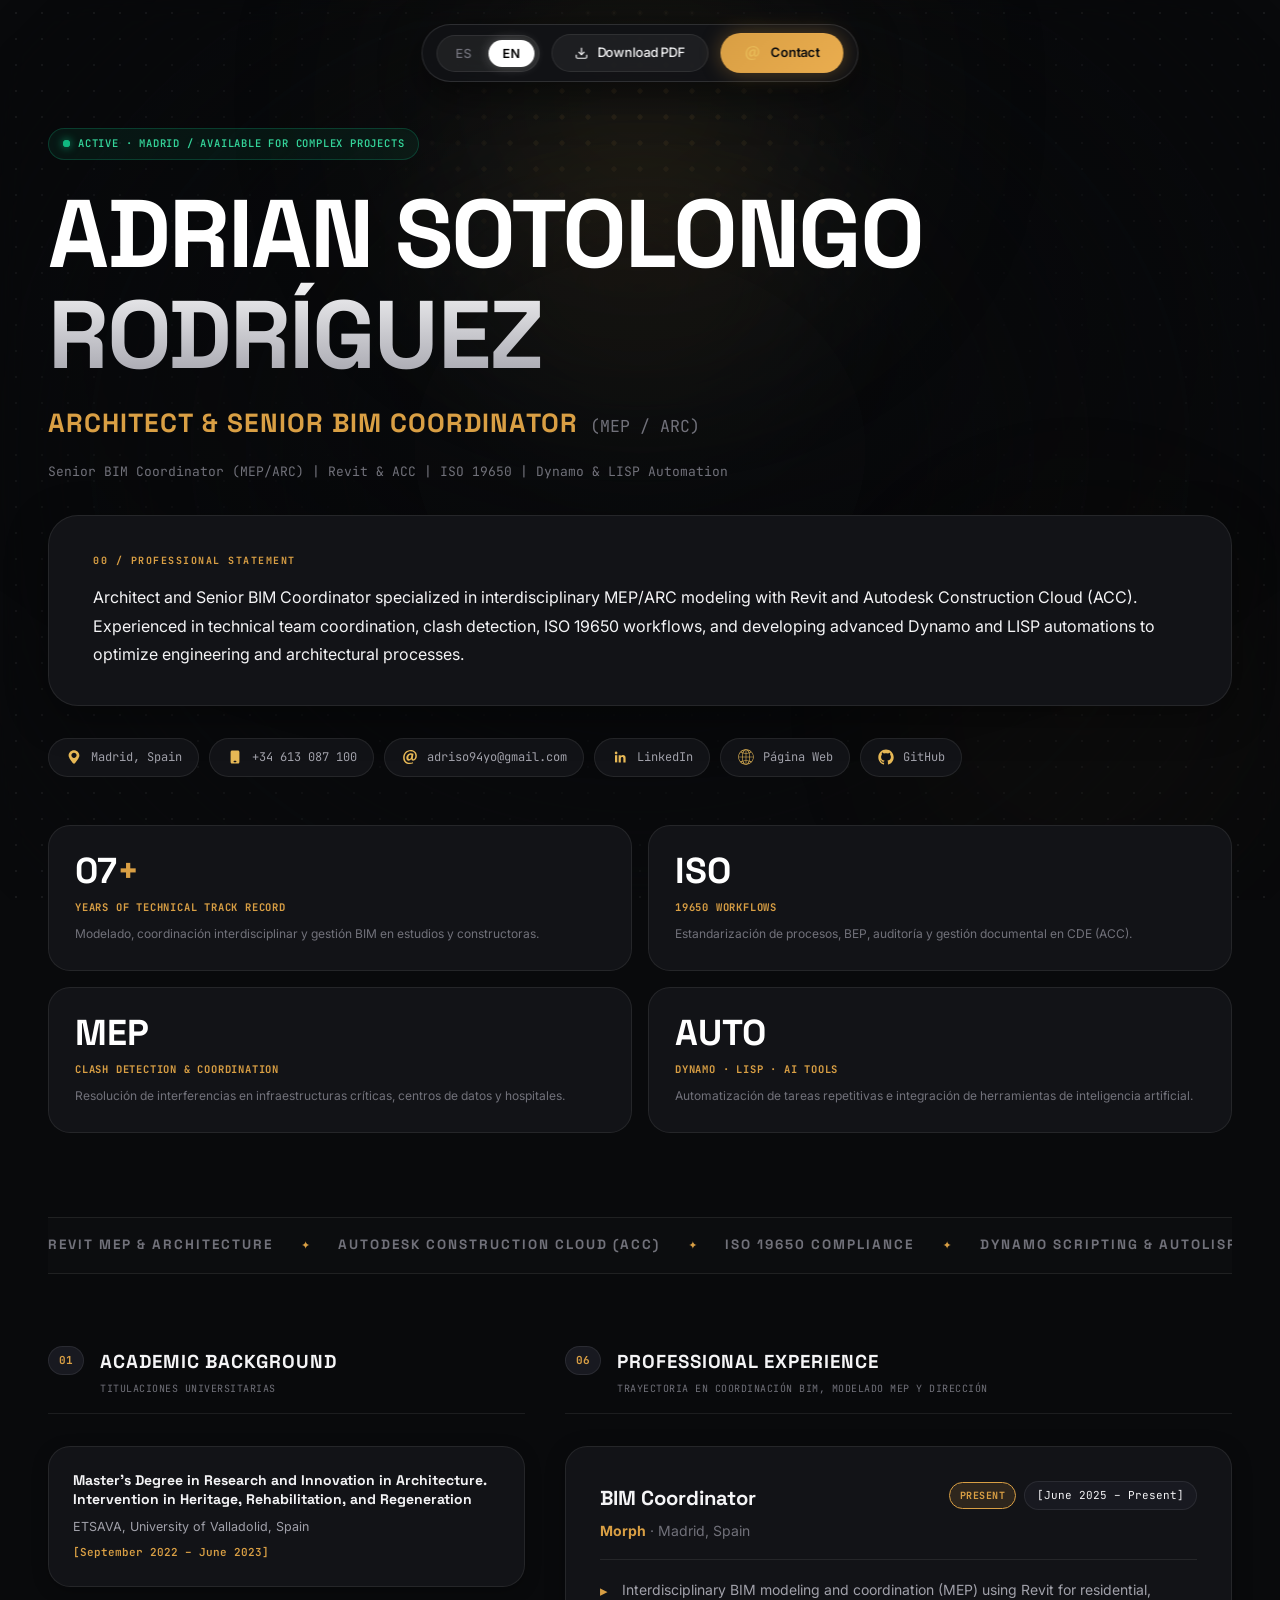
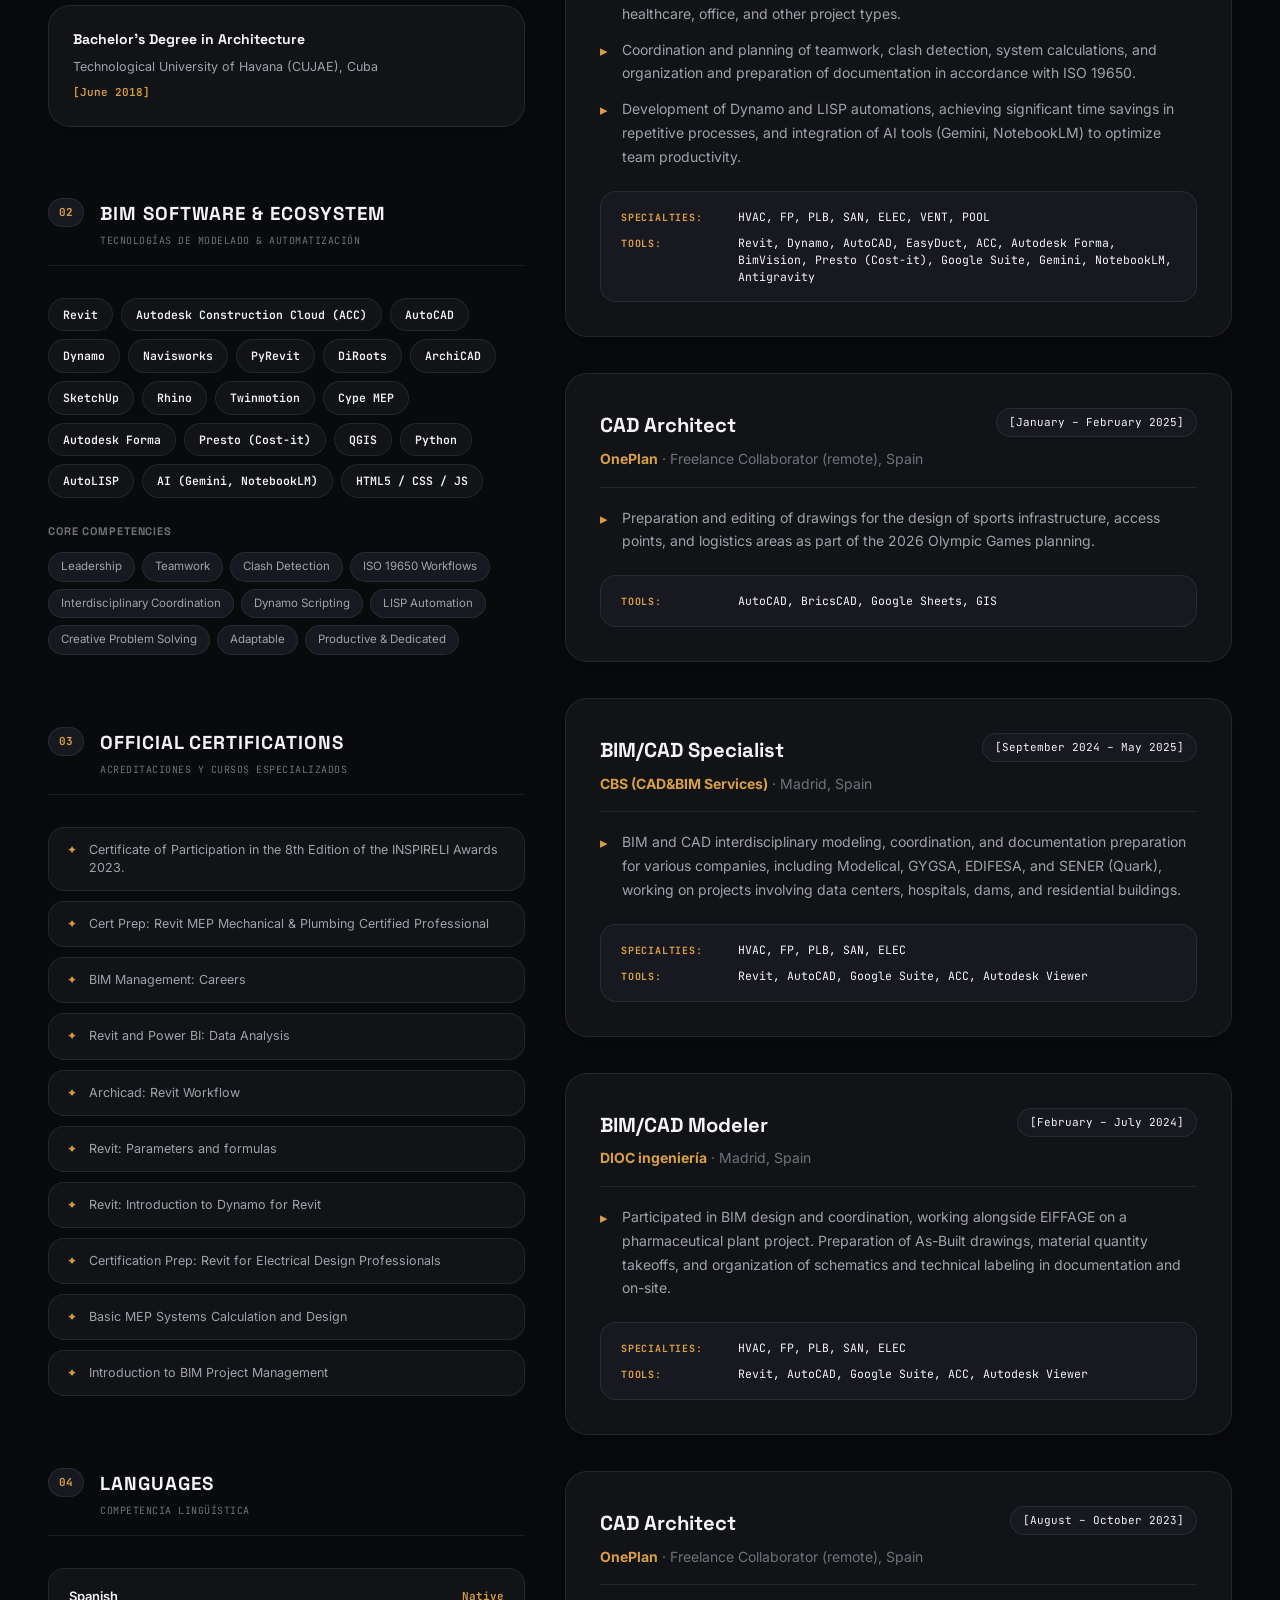
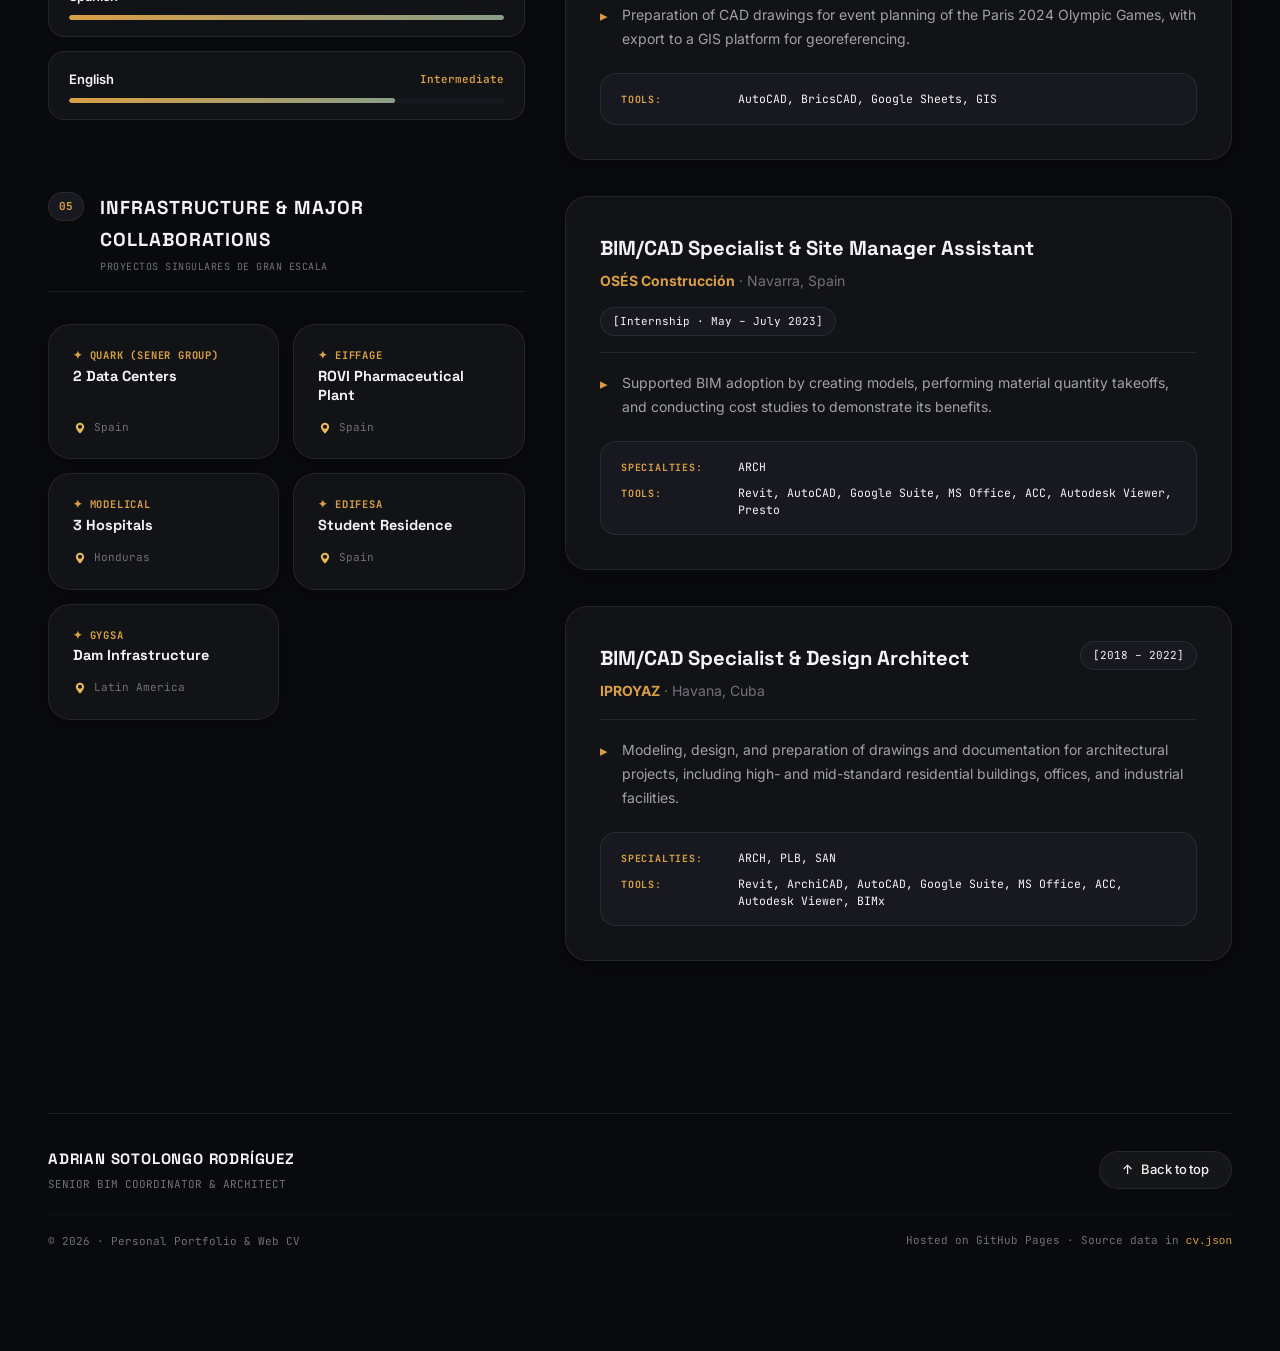
<file: index.html>
<!DOCTYPE html>
<html lang="es">
<head>
  <meta charset="utf-8">
  <meta http-equiv="refresh" content="0; url=docs/">
  <link rel="canonical" href="docs/">
  <title>Adrian Sotolongo Rodríguez · CV</title>
</head>
<body>
  <p>Redirigiendo a <a href="docs/">docs/</a>...</p>
  <script>location.replace('docs/');</script>
</body>
</html>
</file>
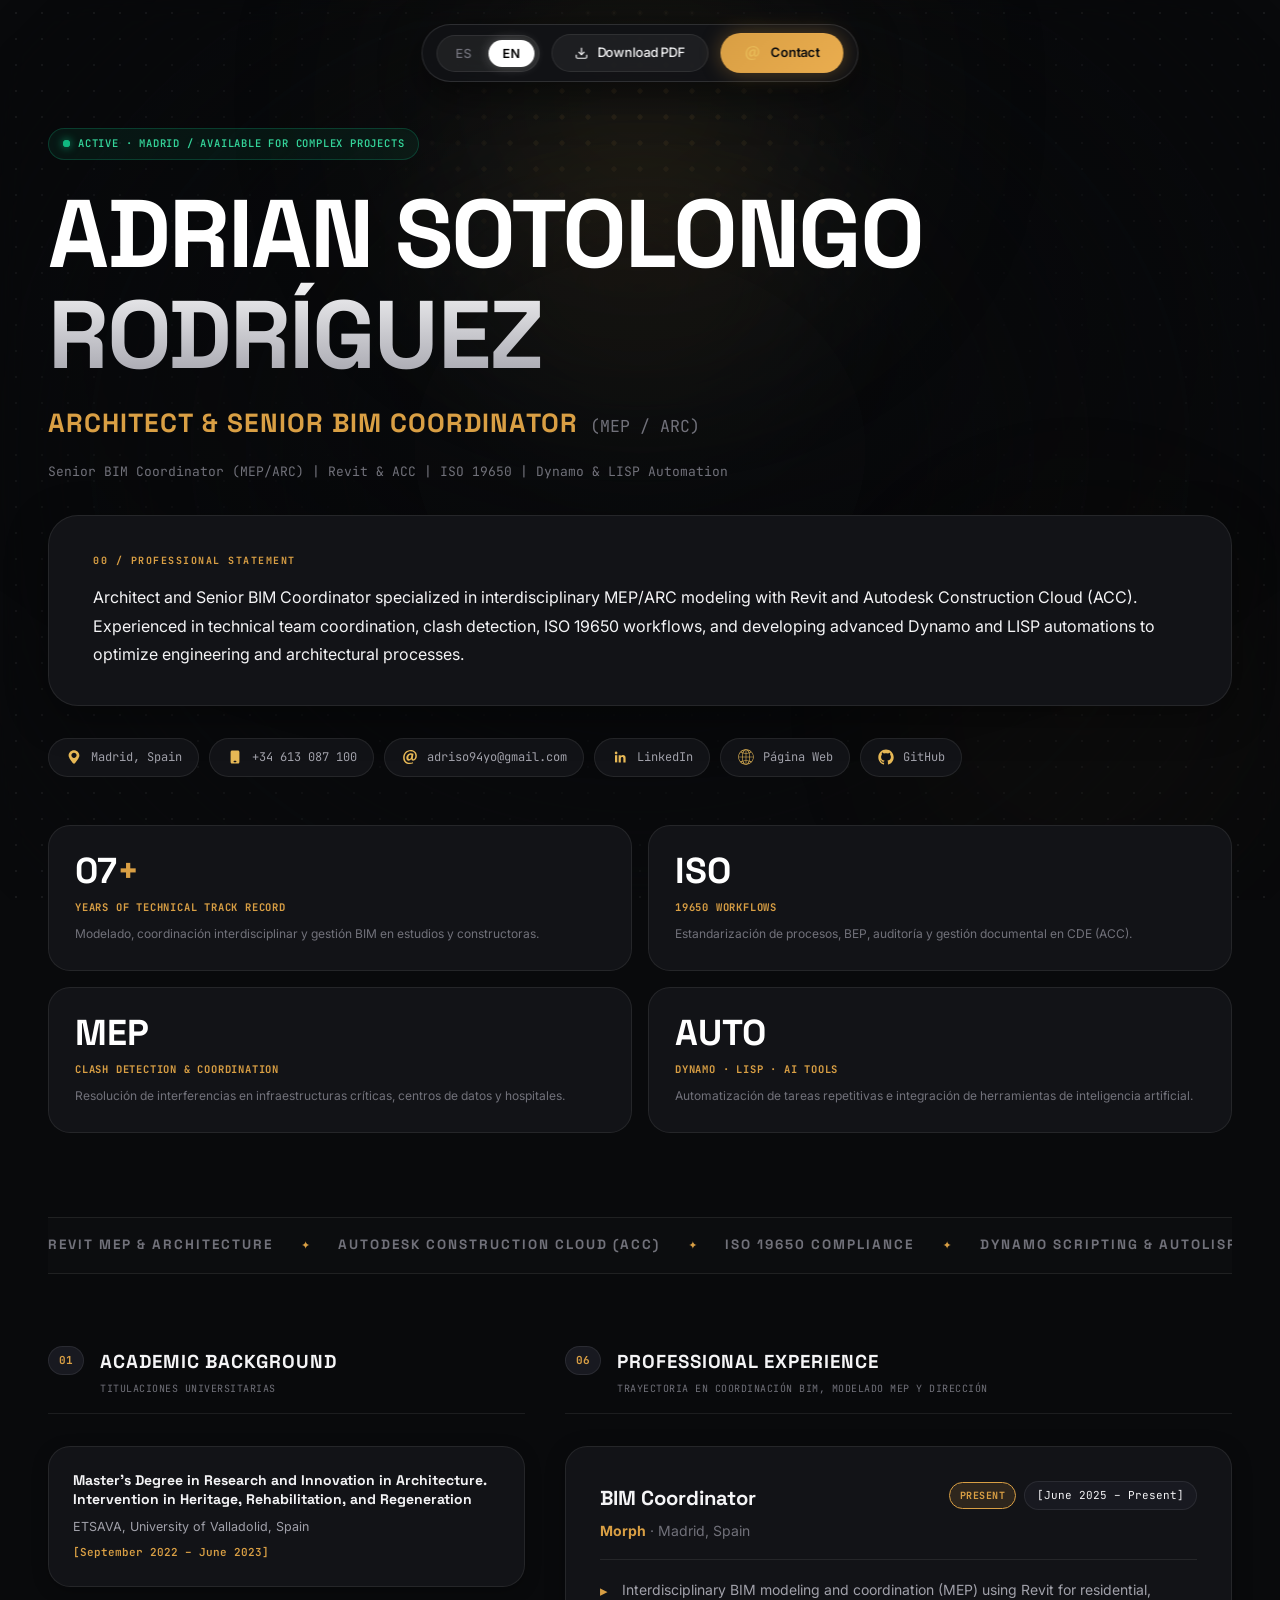
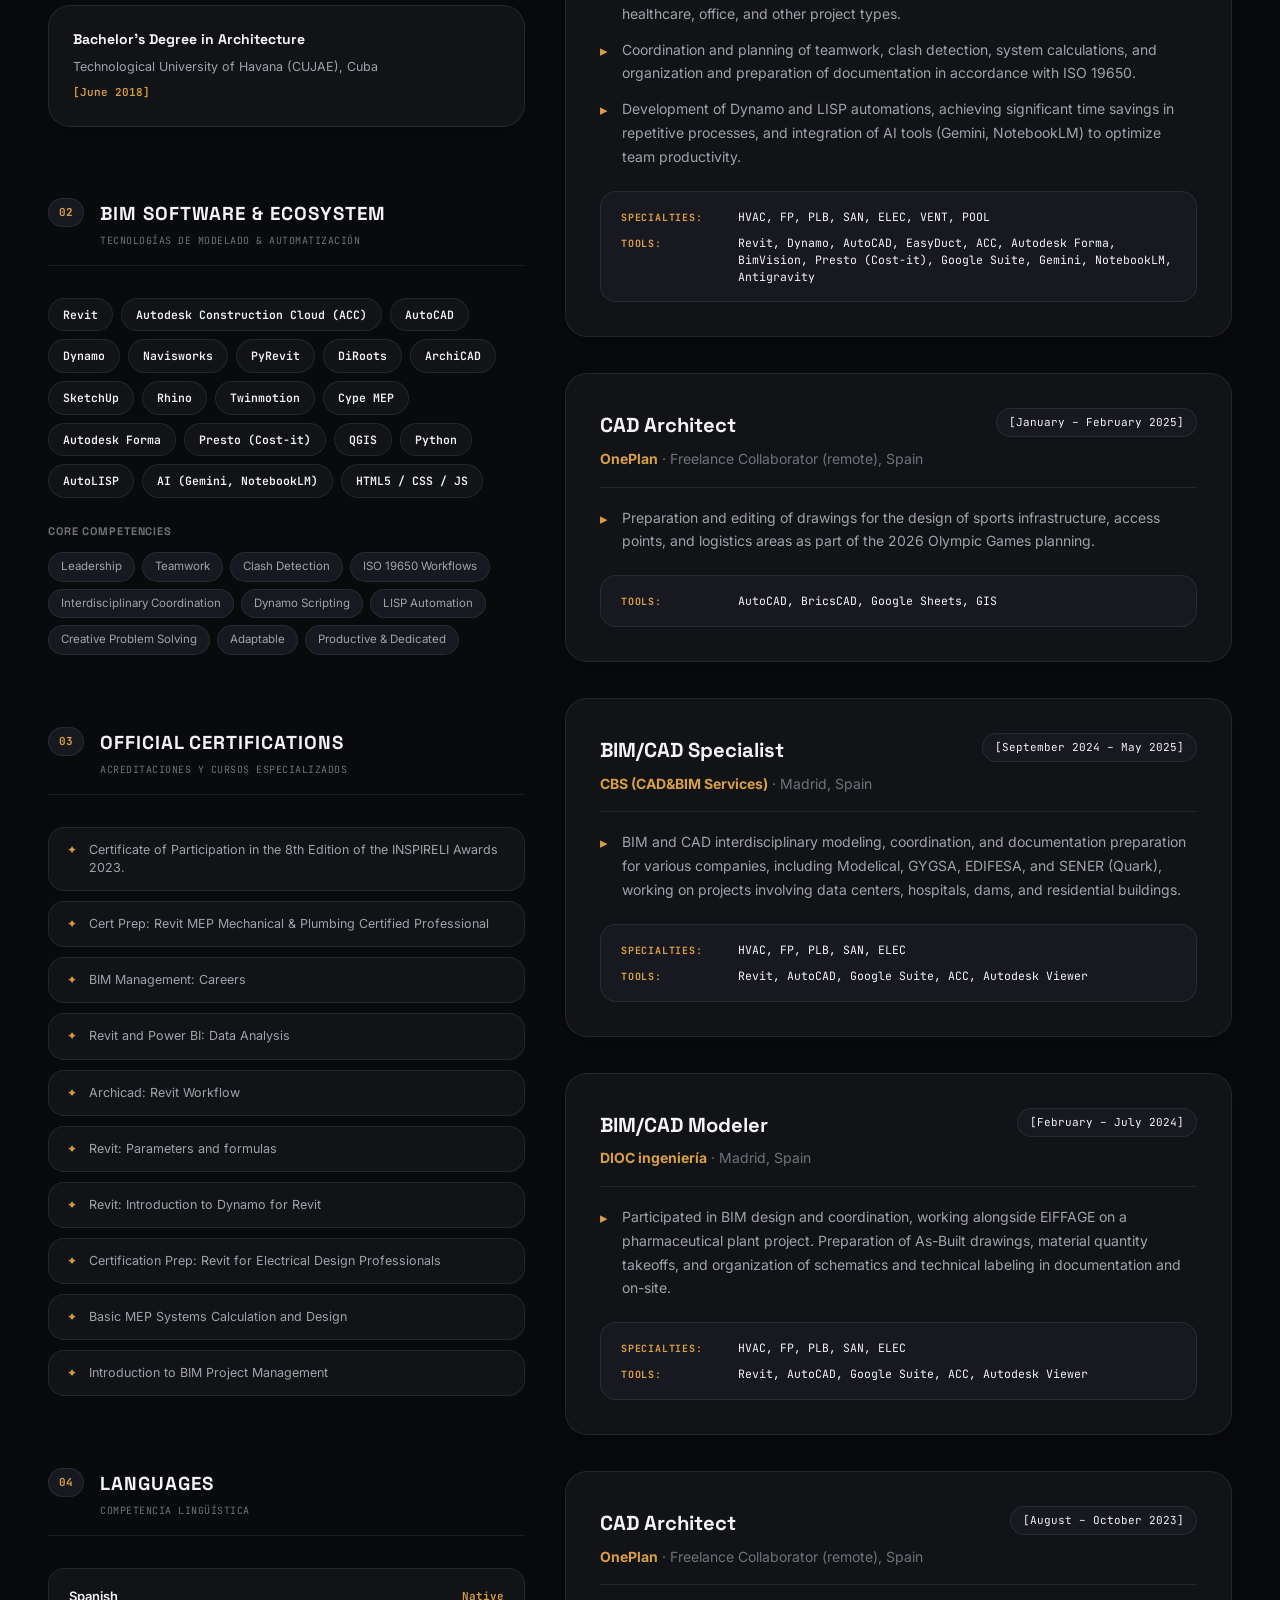
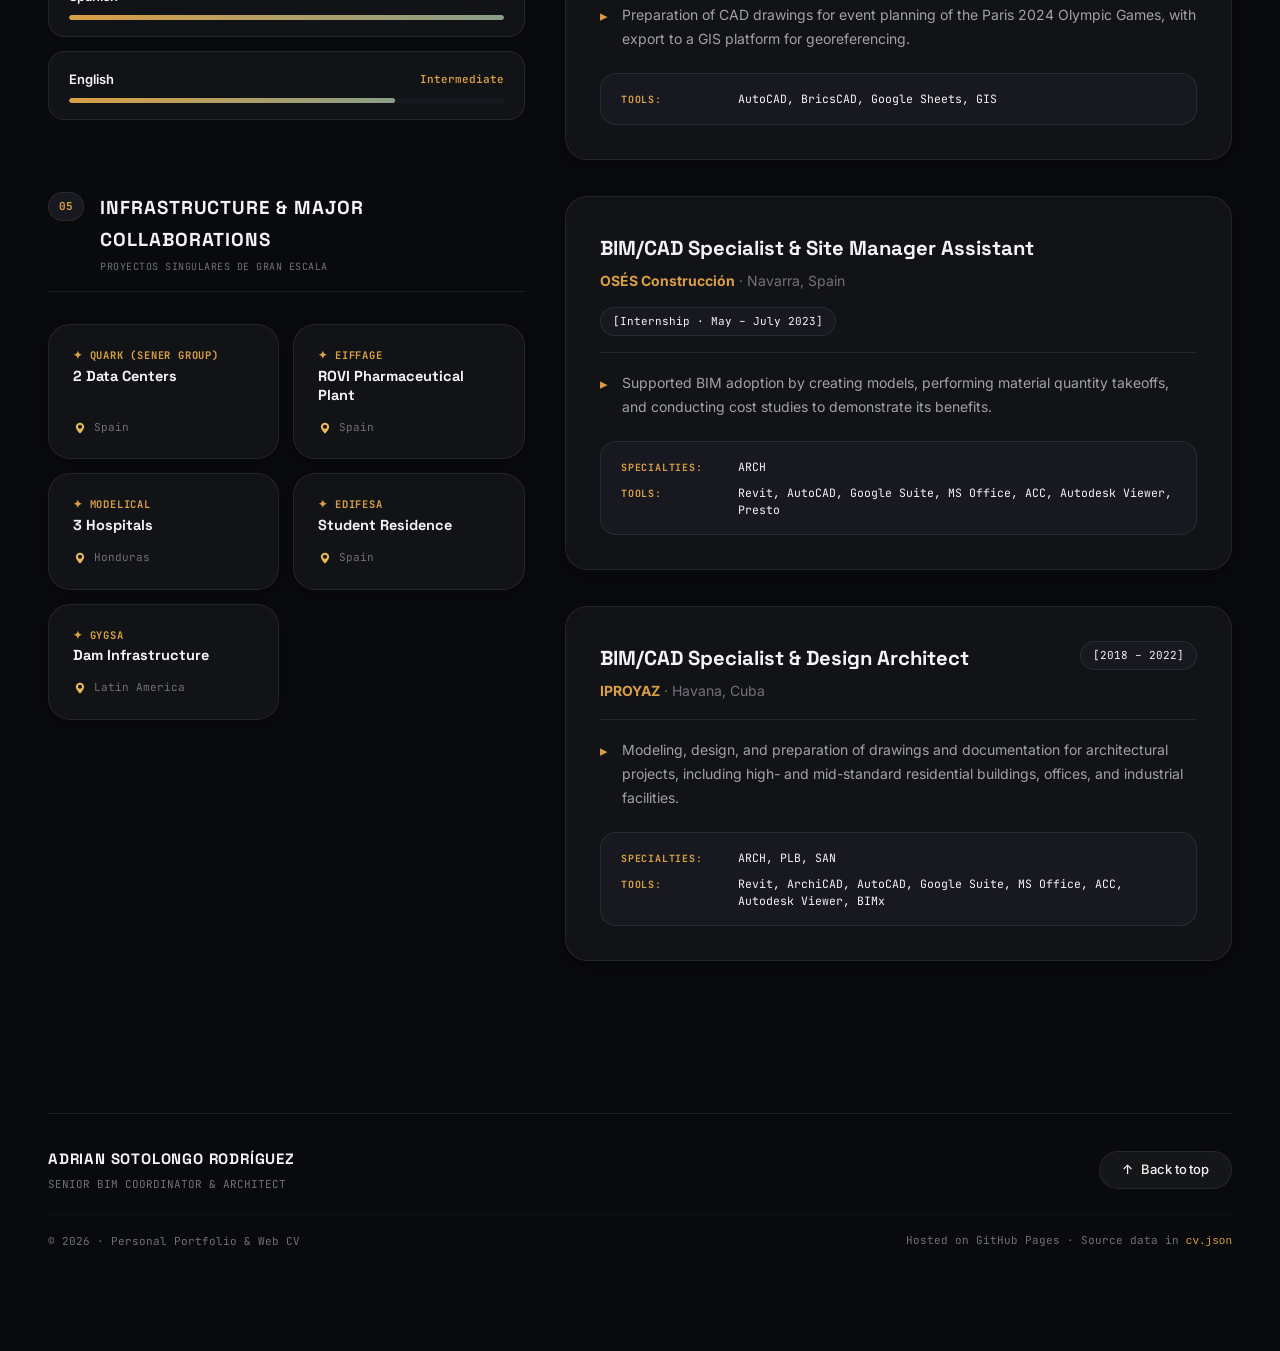
<file: docs/index.html>
﻿<!DOCTYPE html>
<html lang="es">

<head>
  <meta charset="utf-8">
  <meta name="viewport" content="width=device-width, initial-scale=1">
  <meta name="description"
    content="Adrian Sotolongo Rodríguez — Arquitecto y Coordinador BIM Sénior (MEP/ARQ). Especialista en Revit, Autodesk Construction Cloud (ACC), ISO 19650 y automatización con Dynamo y LISP.">
  <meta name="author" content="Adrian Sotolongo Rodríguez">
  <title>Adrian Sotolongo Rodríguez · Senior BIM Coordinator & Architect</title>

  <!-- Google Fonts: Space Grotesk, Inter & JetBrains Mono -->
  <link rel="preconnect" href="https://fonts.googleapis.com">
  <link rel="preconnect" href="https://fonts.gstatic.com" crossorigin>
  <link
    href="https://fonts.googleapis.com/css2?family=Inter:wght@300;400;500;600;700&family=JetBrains+Mono:wght@400;500;600;700&family=Space+Grotesk:wght@500;600;700;800&display=swap"
    rel="stylesheet">

  <link rel="stylesheet" href="css/styles.css">
</head>

<body class="mode-dark">

  <!-- Ambient Architectural Grid & Dynamic Spotlight -->
  <div class="ambient-grid-backdrop" id="grid-backdrop" aria-hidden="true">
    <div class="dot-matrix-base"></div>
    <div class="dot-matrix-spotlight"></div>
    <div class="cursor-glow-follower"></div>
    <div class="central-diffusion-veil"></div>
    <div class="glow-orb glow-top"></div>
    <div class="glow-orb glow-center"></div>
  </div>

  <!-- Floating Actions Dock (Solo Botones Flotantes en Isla Superior) -->
  <aside class="floating-actions-dock" id="floating-dock" aria-label="Controles rápidos">
    <!-- Selector ES / EN -->
    <div class="lang-switch" role="group" aria-label="Language selector">
      <button type="button" class="lang-btn active" id="btn-lang-es" data-lang="es">ES</button>
      <button type="button" class="lang-btn" id="btn-lang-en" data-lang="en">EN</button>
    </div>

    <!-- Descargar PDF -->
    <a id="btn-download-pdf" href="files/cv-en.pdf" class="btn btn-outline" target="_blank" rel="noopener" download>
      <svg width="14" height="14" viewBox="0 0 24 24" fill="none" stroke="currentColor" stroke-width="2">
        <path d="M21 15v4a2 2 0 0 1-2 2H5a2 2 0 0 1-2-2v-4" />
        <polyline points="7 10 12 15 17 10" />
        <line x1="12" y1="15" x2="12" y2="3" />
      </svg>
      <span data-i18n="actions.downloadPdf">Descargar PDF</span>
    </a>

    <!-- Contactar -->
    <a href="mailto:adriso94yo@gmail.com" class="btn btn-glow" id="btn-contact">
      <img class="icon-svg" src="icons/email.svg" alt=""> <span data-i18n="actions.contact">Contactar</span>
    </a>
  </aside>

  <!-- Main Showcase Container -->
  <main class="portfolio-container">

    <!-- HERO SECTION (Monumental Typographic Landing) -->
    <section class="hero-showcase reveal" id="perfil">

      <!-- Live Status Badge -->
      <div class="status-badge">
        <span class="status-ping"></span>
        <span class="status-dot"></span>
        <span data-i18n="hero.available">ACTIVO · MADRID / DISPONIBLE PARA PROYECTOS SINGULARES</span>
      </div>

      <!-- Monumental Headline -->
      <h1 class="hero-monumental-name">
        <span class="name-gradient" id="profile-name">ADRIAN SOTOLONGO</span>
      </h1>

      <div class="hero-role-wrapper">
        <h2 class="hero-role-tag" id="profile-title">ARQUITECTO & COORDINADOR BIM SÉNIOR</h2>
        <span class="hero-spec-mep">(MEP / ARC)</span>
      </div>

      <p class="hero-headline-sub" id="profile-headline">
        Coordinador BIM sénior (MEP/ARQ) | Revit y ACC | ISO 19650 | Automatización Dynamo y LISP
      </p>

      <!-- Statement / Bio Quote Box -->
      <div class="statement-card spotlight-card">
        <div class="statement-tag" data-i18n="hero.profileTag">00 / DECLARACIÓN PROFESIONAL</div>
        <p class="statement-text" id="profile-summary">
          Arquitecto y coordinador BIM especializado en modelado interdisciplinar MEP/ARQ con Revit y Autodesk
          Construction Cloud (ACC). Experiencia en dirección de equipos técnicos, detección de interferencias, flujos de
          trabajo según ISO 19650 y desarrollo de automatizaciones avanzadas con Dynamo y LISP para la optimización de
          procesos de ingeniería y arquitectura.
        </p>
      </div>

      <!-- Quick Action Contact & Social Pills -->
      <div class="contact-pills-row">
        <div class="contact-pill static-pill">
          <img class="icon-svg" src="icons/location.svg" alt="">
          <span id="val-location">Madrid, España</span>
        </div>
        <a href="tel:+34613087100" class="contact-pill" id="contact-phone">
          <img class="icon-svg" src="icons/phone.svg" alt="">
          <span id="val-phone">+34 613 087 100</span>
        </a>
        <a href="mailto:adriso94yo@gmail.com" class="contact-pill" id="contact-mail">
          <img class="icon-svg" src="icons/email.svg" alt="">
          <span id="val-mail">adriso94yo@gmail.com</span>
        </a>
        <a href="https://www.linkedin.com/in/adriso94yo/" target="_blank" rel="noopener" class="contact-pill"
          id="contact-linkedin">
          <img class="icon-svg" src="icons/linkedin.svg" alt="">
          <span>LinkedIn</span>
        </a>
        <a href="https://adriso94yo.github.io" target="_blank" rel="noopener" class="contact-pill" id="contact-github">
          <img class="icon-svg" src="icons/web.svg" alt="">
          <span>Página Web</span>
        </a>
        <a href="https://github.com/adriso94yo" target="_blank" rel="noopener" class="contact-pill" id="contact-github">
          <img class="icon-svg" src="icons/github.svg" alt="">
          <span>GitHub</span>
        </a>
      </div>

      <!-- Metrics Bento Grid (High Impact Numbers) -->
      <div class="metrics-bento-grid">
        <div class="bento-metric-card spotlight-card">
          <span class="bento-num">07<span class="bento-plus">+</span></span>
          <span class="bento-label" data-i18n="metrics.experience">AÑOS DE TRAYECTORIA TÉCNICA</span>
          <p class="bento-desc">Modelado, coordinación interdisciplinar y gestión BIM en estudios y constructoras.</p>
        </div>
        <div class="bento-metric-card spotlight-card">
          <span class="bento-num">ISO</span>
          <span class="bento-label">19650 WORKFLOWS</span>
          <p class="bento-desc">Estandarización de procesos, BEP, auditoría y gestión documental en CDE (ACC).</p>
        </div>
        <div class="bento-metric-card spotlight-card">
          <span class="bento-num">MEP</span>
          <span class="bento-label" data-i18n="metrics.coordination">COORDINACIÓN CLASH DETECTION</span>
          <p class="bento-desc">Resolución de interferencias en infraestructuras críticas, centros de datos y
            hospitales.</p>
        </div>
        <div class="bento-metric-card spotlight-card">
          <span class="bento-num">AUTO</span>
          <span class="bento-label">DYNAMO · LISP · AI TOOLS</span>
          <p class="bento-desc">Automatización de tareas repetitivas e integración de herramientas de inteligencia
            artificial.</p>
        </div>
      </div>

    </section>

    <!-- KINETIC MARQUEE TICKER (Continuous Infinite Tape) -->
    <div class="marquee-wrapper" aria-hidden="true">
      <div class="marquee-track">
        <span class="marquee-item">REVIT MEP & ARCHITECTURE</span>
        <span class="marquee-dot">✦</span>
        <span class="marquee-item">AUTODESK CONSTRUCTION CLOUD (ACC)</span>
        <span class="marquee-dot">✦</span>
        <span class="marquee-item">ISO 19650 COMPLIANCE</span>
        <span class="marquee-dot">✦</span>
        <span class="marquee-item">DYNAMO SCRIPTING & AUTOLISP</span>
        <span class="marquee-dot">✦</span>
        <span class="marquee-item">CLASH DETECTION & COORDINATION</span>
        <span class="marquee-dot">✦</span>
        <span class="marquee-item">DATA CENTERS & HEALTHCARE</span>
        <span class="marquee-dot">✦</span>
        <span class="marquee-item">ROVI PHARMACEUTICAL PLANT</span>
        <span class="marquee-dot">✦</span>
        <!-- Duplicated for smooth infinite loop -->
        <span class="marquee-item">REVIT MEP & ARCHITECTURE</span>
        <span class="marquee-dot">✦</span>
        <span class="marquee-item">AUTODESK CONSTRUCTION CLOUD (ACC)</span>
        <span class="marquee-dot">✦</span>
        <span class="marquee-item">ISO 19650 COMPLIANCE</span>
        <span class="marquee-dot">✦</span>
        <span class="marquee-item">DYNAMO SCRIPTING & AUTOLISP</span>
        <span class="marquee-dot">✦</span>
        <span class="marquee-item">CLASH DETECTION & COORDINATION</span>
        <span class="marquee-dot">✦</span>
        <span class="marquee-item">DATA CENTERS & HEALTHCARE</span>
        <span class="marquee-dot">✦</span>
        <span class="marquee-item">ROVI PHARMACEUTICAL PLANT</span>
        <span class="marquee-dot">✦</span>
      </div>
    </div>

    <!-- MAIN DUAL-TRACK CONTENT (Columnas Invertidas) -->
    <div class="content-dual-track">

      <!-- ================= COLUMNA IZQUIERDA (Side Track): Formación, Software, Certs, Idiomas y Colaboraciones ================= -->
      <aside class="side-column">

        <!-- 01 / FORMACIÓN ACADÉMICA -->
        <div class="section-container reveal" id="formacion">
          <div class="section-title-row">
            <span class="section-num-pill">01</span>
            <div>
              <h3 class="section-heading" data-i18n="sections.education">FORMACIÓN ACADÉMICA</h3>
              <span class="section-sub-tag">TITULACIONES UNIVERSITARIAS</span>
            </div>
          </div>
          <div class="education-cards-list" id="education-list">
            <!-- Renderizado dinámico desde cv.json -->
          </div>
        </div>

        <!-- 02 / SOFTWARE Y ECOSISTEMA BIM -->
        <div class="section-container reveal" id="competencias">
          <div class="section-title-row">
            <span class="section-num-pill">02</span>
            <div>
              <h3 class="section-heading" data-i18n="sections.skills">SOFTWARE & ECOSISTEMA BIM</h3>
              <span class="section-sub-tag">TECNOLOGÍAS DE MODELADO & AUTOMATIZACIÓN</span>
            </div>
          </div>
          <div class="software-pills-cloud" id="software-tags">
            <!-- Renderizado dinámico -->
          </div>

          <h4 class="sub-heading-title" data-i18n="skills.competencies">COMPETENCIAS CLAVE</h4>
          <div class="skills-chips-cloud" id="skills-tags">
            <!-- Renderizado dinámico -->
          </div>
        </div>

        <!-- 03 / CERTIFICACIONES OFICIALES -->
        <div class="section-container reveal">
          <div class="section-title-row">
            <span class="section-num-pill">03</span>
            <div>
              <h3 class="section-heading" data-i18n="sections.certifications">CERTIFICACIONES OFICIALES</h3>
              <span class="section-sub-tag">ACREDITACIONES Y CURSOS ESPECIALIZADOS</span>
            </div>
          </div>
          <div class="certifications-list" id="certifications-list">
            <!-- Renderizado dinámico -->
          </div>
        </div>

        <!-- 04 / IDIOMAS -->
        <div class="section-container reveal">
          <div class="section-title-row">
            <span class="section-num-pill">04</span>
            <div>
              <h3 class="section-heading" data-i18n="skills.languages">IDIOMAS</h3>
              <span class="section-sub-tag">COMPETENCIA LINGÜÍSTICA</span>
            </div>
          </div>
          <div class="languages-bars-list" id="languages-list">
            <!-- Renderizado dinámico -->
          </div>
        </div>

        <!-- 05 / INFRAESTRUCTURAS & COLABORACIONES (Colocadas debajo de Idiomas) -->
        <div class="section-container reveal" id="proyectos">
          <div class="section-title-row">
            <span class="section-num-pill">05</span>
            <div>
              <h3 class="section-heading" data-i18n="sections.collabs">INFRAESTRUCTURAS & COLABORACIONES</h3>
              <span class="section-sub-tag">PROYECTOS SINGULARES DE GRAN ESCALA</span>
            </div>
          </div>
          <div class="collabs-grid-showcase" id="collaborations-list">
            <!-- Renderizado dinámico desde cv.json -->
          </div>
        </div>

      </aside>

      <!-- ================= COLUMNA DERECHA (Main Track): Experiencia Profesional ================= -->
      <section class="main-column">

        <!-- 06 / EXPERIENCIA PROFESIONAL -->
        <div class="section-container reveal" id="experiencia">
          <div class="section-title-row">
            <span class="section-num-pill">06</span>
            <div>
              <h3 class="section-heading" data-i18n="sections.experience">EXPERIENCIA PROFESIONAL</h3>
              <span class="section-sub-tag">TRAYECTORIA EN COORDINACIÓN BIM, MODELADO MEP Y DIRECCIÓN</span>
            </div>
          </div>

          <div class="experience-timeline-showcase" id="experience-list">
            <!-- Renderizado dinámico desde cv.json -->
          </div>
        </div>

      </section>

    </div>

    <!-- Colophon / Footer -->
    <footer class="architectural-footer">
      <div class="footer-top-row">
        <div>
          <span class="footer-brand-title">ADRIAN SOTOLONGO RODRÍGUEZ</span>
          <p class="footer-brand-sub" data-i18n="nav.role">Arquitecto & Coordinador BIM Sénior (MEP/ARC)</p>
        </div>
        <div class="footer-buttons">
          <button type="button" class="btn btn-outline" onclick="window.scrollTo({top:0, behavior:'smooth'})">
            ↑ <span data-i18n="actions.backToTop">Volver arriba</span>
          </button>
        </div>
      </div>
      <div class="footer-bottom-row">
        <span>© <span id="current-year">2026</span> · Personal Portfolio & Web CV</span>
        <span>Hosted on GitHub Pages · Source data in <code>cv.json</code></span>
      </div>
    </footer>

  </main>

  <script src="js/app.js"></script>
</body>

</html>
</file>
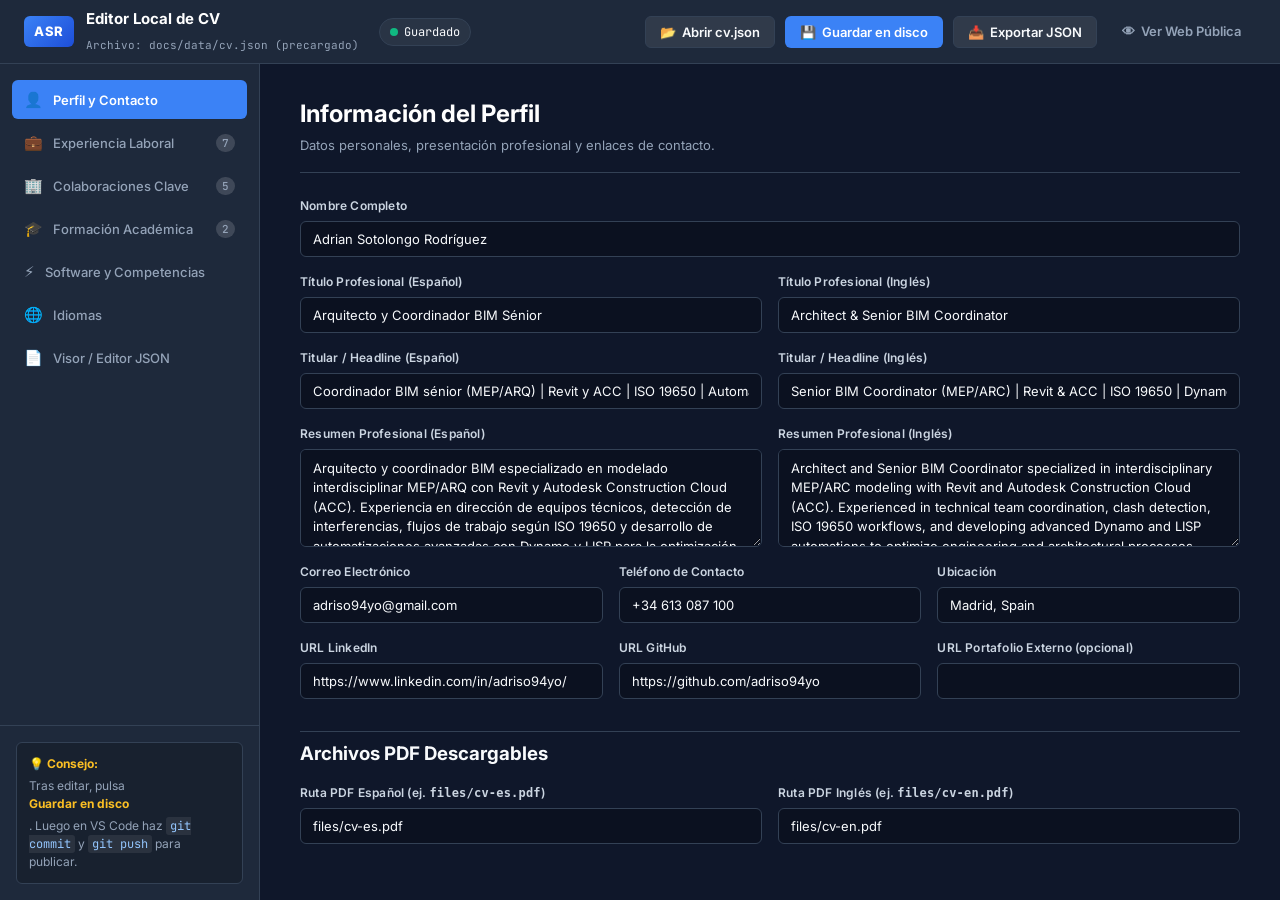
<file: editor/index.html>
<!DOCTYPE html>
<html lang="es">
<head>
  <meta charset="utf-8">
  <meta name="viewport" content="width=device-width, initial-scale=1">
  <title>Editor Local · CV Adrian Sotolongo Rodríguez</title>
  
  <link rel="preconnect" href="https://fonts.googleapis.com">
  <link rel="preconnect" href="https://fonts.gstatic.com" crossorigin>
  <link href="https://fonts.googleapis.com/css2?family=Inter:wght@400;500;600;700&family=JetBrains+Mono:wght@400;500;600&display=swap" rel="stylesheet">
  
  <link rel="stylesheet" href="css/editor.css">
</head>
<body>

  <!-- Barra Superior del Editor -->
  <header class="editor-header">
    <div class="header-left">
      <div class="header-logo">
        <span class="logo-badge">ASR</span>
        <div>
          <h1 class="header-title">Editor Local de CV</h1>
          <span class="header-file" id="current-file-label">Archivo: docs/data/cv.json</span>
        </div>
      </div>
      <div class="status-indicator" id="save-status">
        <span class="status-dot"></span>
        <span id="status-text">Sin cambios</span>
      </div>
    </div>

    <div class="header-actions">
      <!-- Input de archivo oculto para navegadores sin File System Access API -->
      <input type="file" id="fallback-file-input" accept=".json" style="display:none">

      <button type="button" class="btn btn-secondary" id="btn-open-file">
        <span>📂</span> Abrir cv.json
      </button>

      <button type="button" class="btn btn-primary" id="btn-save-file">
        <span>💾</span> Guardar en disco
      </button>

      <button type="button" class="btn btn-secondary" id="btn-download-json" title="Descargar copia del archivo JSON">
        <span>📥</span> Exportar JSON
      </button>

      <a href="../docs/index.html" target="_blank" rel="noopener" class="btn btn-ghost" id="btn-view-web">
        <span>👁</span> Ver Web Pública
      </a>
    </div>
  </header>

  <!-- Contenedor del Editor con Menú Lateral y Paneles -->
  <div class="editor-layout">
    
    <!-- Sidebar de navegación por secciones -->
    <aside class="editor-sidebar">
      <nav class="sidebar-nav">
        <button type="button" class="nav-tab active" data-tab="tab-profile">
          <span class="tab-icon">👤</span>
          <span class="tab-label">Perfil y Contacto</span>
        </button>
        <button type="button" class="nav-tab" data-tab="tab-experience">
          <span class="tab-icon">💼</span>
          <span class="tab-label">Experiencia Laboral</span>
          <span class="tab-badge" id="count-experience">7</span>
        </button>
        <button type="button" class="nav-tab" data-tab="tab-collabs">
          <span class="tab-icon">🏢</span>
          <span class="tab-label">Colaboraciones Clave</span>
          <span class="tab-badge" id="count-collabs">5</span>
        </button>
        <button type="button" class="nav-tab" data-tab="tab-education">
          <span class="tab-icon">🎓</span>
          <span class="tab-label">Formación Académica</span>
          <span class="tab-badge" id="count-education">2</span>
        </button>
        <button type="button" class="nav-tab" data-tab="tab-skills">
          <span class="tab-icon">⚡</span>
          <span class="tab-label">Software y Competencias</span>
        </button>
        <button type="button" class="nav-tab" data-tab="tab-languages">
          <span class="tab-icon">🌐</span>
          <span class="tab-label">Idiomas</span>
        </button>
        <button type="button" class="nav-tab" data-tab="tab-raw">
          <span class="tab-icon">📄</span>
          <span class="tab-label">Visor / Editor JSON</span>
        </button>
      </nav>

      <div class="sidebar-footer">
        <div class="tips-box">
          <strong>💡 Consejo:</strong>
          <p>Tras editar, pulsa <strong>Guardar en disco</strong>. Luego en VS Code haz <code>git commit</code> y <code>git push</code> para publicar.</p>
        </div>
      </div>
    </aside>

    <!-- Área de contenido de pestañas -->
    <main class="editor-content">

      <!-- ================= TAB: PERFIL Y CONTACTO ================= -->
      <section class="tab-panel active" id="tab-profile">
        <div class="panel-header">
          <div>
            <h2 class="panel-title">Información del Perfil</h2>
            <p class="panel-subtitle">Datos personales, presentación profesional y enlaces de contacto.</p>
          </div>
        </div>

        <form id="form-profile" class="form-grid">
          <!-- Nombre -->
          <div class="form-group col-12">
            <label for="prof-name">Nombre Completo</label>
            <input type="text" id="prof-name" class="form-control" placeholder="Adrian Sotolongo Rodríguez">
          </div>

          <!-- Título Profesional ES / EN -->
          <div class="form-group col-6">
            <label for="prof-title-es">Título Profesional (Español)</label>
            <input type="text" id="prof-title-es" class="form-control" placeholder="Arquitecto y Coordinador BIM Sénior">
          </div>
          <div class="form-group col-6">
            <label for="prof-title-en">Título Profesional (Inglés)</label>
            <input type="text" id="prof-title-en" class="form-control" placeholder="Architect & Senior BIM Coordinator">
          </div>

          <!-- Titular / Headline ES / EN -->
          <div class="form-group col-6">
            <label for="prof-head-es">Titular / Headline (Español)</label>
            <input type="text" id="prof-head-es" class="form-control" placeholder="Coordinador BIM sénior (MEP/ARQ) | Revit y ACC...">
          </div>
          <div class="form-group col-6">
            <label for="prof-head-en">Titular / Headline (Inglés)</label>
            <input type="text" id="prof-head-en" class="form-control" placeholder="Senior BIM Coordinator (MEP/ARC) | Revit & ACC...">
          </div>

          <!-- Resumen / Bio ES / EN -->
          <div class="form-group col-6">
            <label for="prof-sum-es">Resumen Profesional (Español)</label>
            <textarea id="prof-sum-es" class="form-control" rows="4"></textarea>
          </div>
          <div class="form-group col-6">
            <label for="prof-sum-en">Resumen Profesional (Inglés)</label>
            <textarea id="prof-sum-en" class="form-control" rows="4"></textarea>
          </div>

          <!-- Contacto -->
          <div class="form-group col-4">
            <label for="prof-email">Correo Electrónico</label>
            <input type="email" id="prof-email" class="form-control">
          </div>
          <div class="form-group col-4">
            <label for="prof-phone">Teléfono de Contacto</label>
            <input type="text" id="prof-phone" class="form-control">
          </div>
          <div class="form-group col-4">
            <label for="prof-loc">Ubicación</label>
            <input type="text" id="prof-loc" class="form-control">
          </div>

          <div class="form-group col-4">
            <label for="prof-linkedin">URL LinkedIn</label>
            <input type="url" id="prof-linkedin" class="form-control">
          </div>
          <div class="form-group col-4">
            <label for="prof-github">URL GitHub</label>
            <input type="url" id="prof-github" class="form-control">
          </div>
          <div class="form-group col-4">
            <label for="prof-portfolio">URL Portafolio Externo (opcional)</label>
            <input type="url" id="prof-portfolio" class="form-control">
          </div>

          <!-- Rutas a PDFs -->
          <div class="col-12"><hr class="divider"><h3>Archivos PDF Descargables</h3></div>
          <div class="form-group col-6">
            <label for="prof-pdf-es">Ruta PDF Español (ej. <code>files/cv-es.pdf</code>)</label>
            <input type="text" id="prof-pdf-es" class="form-control">
          </div>
          <div class="form-group col-6">
            <label for="prof-pdf-en">Ruta PDF Inglés (ej. <code>files/cv-en.pdf</code>)</label>
            <input type="text" id="prof-pdf-en" class="form-control">
          </div>
        </form>
      </section>

      <!-- ================= TAB: EXPERIENCIA ================= -->
      <section class="tab-panel" id="tab-experience">
        <div class="panel-header">
          <div>
            <h2 class="panel-title">Experiencia Profesional</h2>
            <p class="panel-subtitle">Añade, edita o reordena los puestos laborales.</p>
          </div>
          <button type="button" class="btn btn-primary" id="btn-add-experience">
            <span>+</span> Añadir Puesto
          </button>
        </div>

        <div class="cards-list" id="experience-items-container">
          <!-- Renderizado dinámico desde editor.js -->
        </div>
      </section>

      <!-- ================= TAB: COLABORACIONES ================= -->
      <section class="tab-panel" id="tab-collabs">
        <div class="panel-header">
          <div>
            <h2 class="panel-title">Colaboraciones y Proyectos Destacados</h2>
            <p class="panel-subtitle">Proyectos de envergadura con socios o empresas clientes.</p>
          </div>
          <button type="button" class="btn btn-primary" id="btn-add-collab">
            <span>+</span> Añadir Colaboración
          </button>
        </div>

        <div class="cards-list" id="collabs-items-container">
          <!-- Renderizado dinámico -->
        </div>
      </section>

      <!-- ================= TAB: FORMACIÓN Y CERTIFICACIONES ================= -->
      <section class="tab-panel" id="tab-education">
        <div class="panel-header">
          <div>
            <h2 class="panel-title">Formación Académica y Certificaciones</h2>
            <p class="panel-subtitle">Titulaciones universitarias y acreditaciones técnicas oficiales.</p>
          </div>
          <button type="button" class="btn btn-primary" id="btn-add-edu">
            <span>+</span> Añadir Titulación
          </button>
        </div>

        <h3 class="subheading">Titulaciones Universitarias</h3>
        <div class="cards-list" id="edu-items-container">
          <!-- Renderizado dinámico -->
        </div>

        <div class="panel-header" style="margin-top: 36px;">
          <div>
            <h3 class="panel-title">Certificaciones Profesionales</h3>
            <p class="panel-subtitle">Escribe una certificación por línea.</p>
          </div>
        </div>
        <div class="form-group">
          <textarea id="certifications-textarea" class="form-control" rows="8"></textarea>
        </div>
      </section>

      <!-- ================= TAB: SOFTWARE Y COMPETENCIAS ================= -->
      <section class="tab-panel" id="tab-skills">
        <div class="panel-header">
          <div>
            <h2 class="panel-title">Software y Competencias Clave</h2>
            <p class="panel-subtitle">Herramientas técnicas y aptitudes (separadas por comas).</p>
          </div>
        </div>

        <div class="form-grid">
          <div class="form-group col-12">
            <label for="software-input">Software y Tecnologías BIM/CAD (separados por comas)</label>
            <textarea id="software-input" class="form-control" rows="4"></textarea>
            <small class="form-hint">Ejemplo: Revit, AutoCAD, Dynamo, Navisworks, ACC, Python, LISP...</small>
          </div>

          <div class="form-group col-12">
            <label for="skills-input">Competencias Profesionales (separadas por comas)</label>
            <textarea id="skills-input" class="form-control" rows="4"></textarea>
            <small class="form-hint">Ejemplo: Liderazgo, Trabajo en equipo, Coordinación interdisciplinar, ISO 19650...</small>
          </div>
        </div>
      </section>

      <!-- ================= TAB: IDIOMAS ================= -->
      <section class="tab-panel" id="tab-languages">
        <div class="panel-header">
          <div>
            <h2 class="panel-title">Idiomas</h2>
            <p class="panel-subtitle">Configura los idiomas para las versiones ES y EN.</p>
          </div>
        </div>

        <div class="two-col-form">
          <div class="lang-col">
            <h3>Versión en Español (ES)</h3>
            <div id="languages-es-container"></div>
            <button type="button" class="btn btn-secondary btn-sm" id="btn-add-lang-es">+ Añadir Idioma (ES)</button>
          </div>

          <div class="lang-col">
            <h3>Versión en Inglés (EN)</h3>
            <div id="languages-en-container"></div>
            <button type="button" class="btn btn-secondary btn-sm" id="btn-add-lang-en">+ Añadir Idioma (EN)</button>
          </div>
        </div>
      </section>

      <!-- ================= TAB: VISOR JSON ================= -->
      <section class="tab-panel" id="tab-raw">
        <div class="panel-header">
          <div>
            <h2 class="panel-title">Visor / Editor Directo de JSON</h2>
            <p class="panel-subtitle">Visualiza o edita directamente la estructura cruda de <code>cv.json</code>.</p>
          </div>
          <div class="action-row">
            <button type="button" class="btn btn-secondary" id="btn-format-json">Formatear</button>
            <button type="button" class="btn btn-secondary" id="btn-copy-json">Copiar al Portapapeles</button>
            <button type="button" class="btn btn-primary" id="btn-apply-json">Aplicar Cambios del JSON</button>
          </div>
        </div>

        <div class="form-group">
          <textarea id="raw-json-textarea" class="form-control code-editor" rows="24" spellcheck="false"></textarea>
        </div>
      </section>

    </main>
  </div>

  <!-- Toast notification banner -->
  <div class="toast" id="toast"></div>

  <script src="js/editor.js"></script>
</body>
</html>
</file>
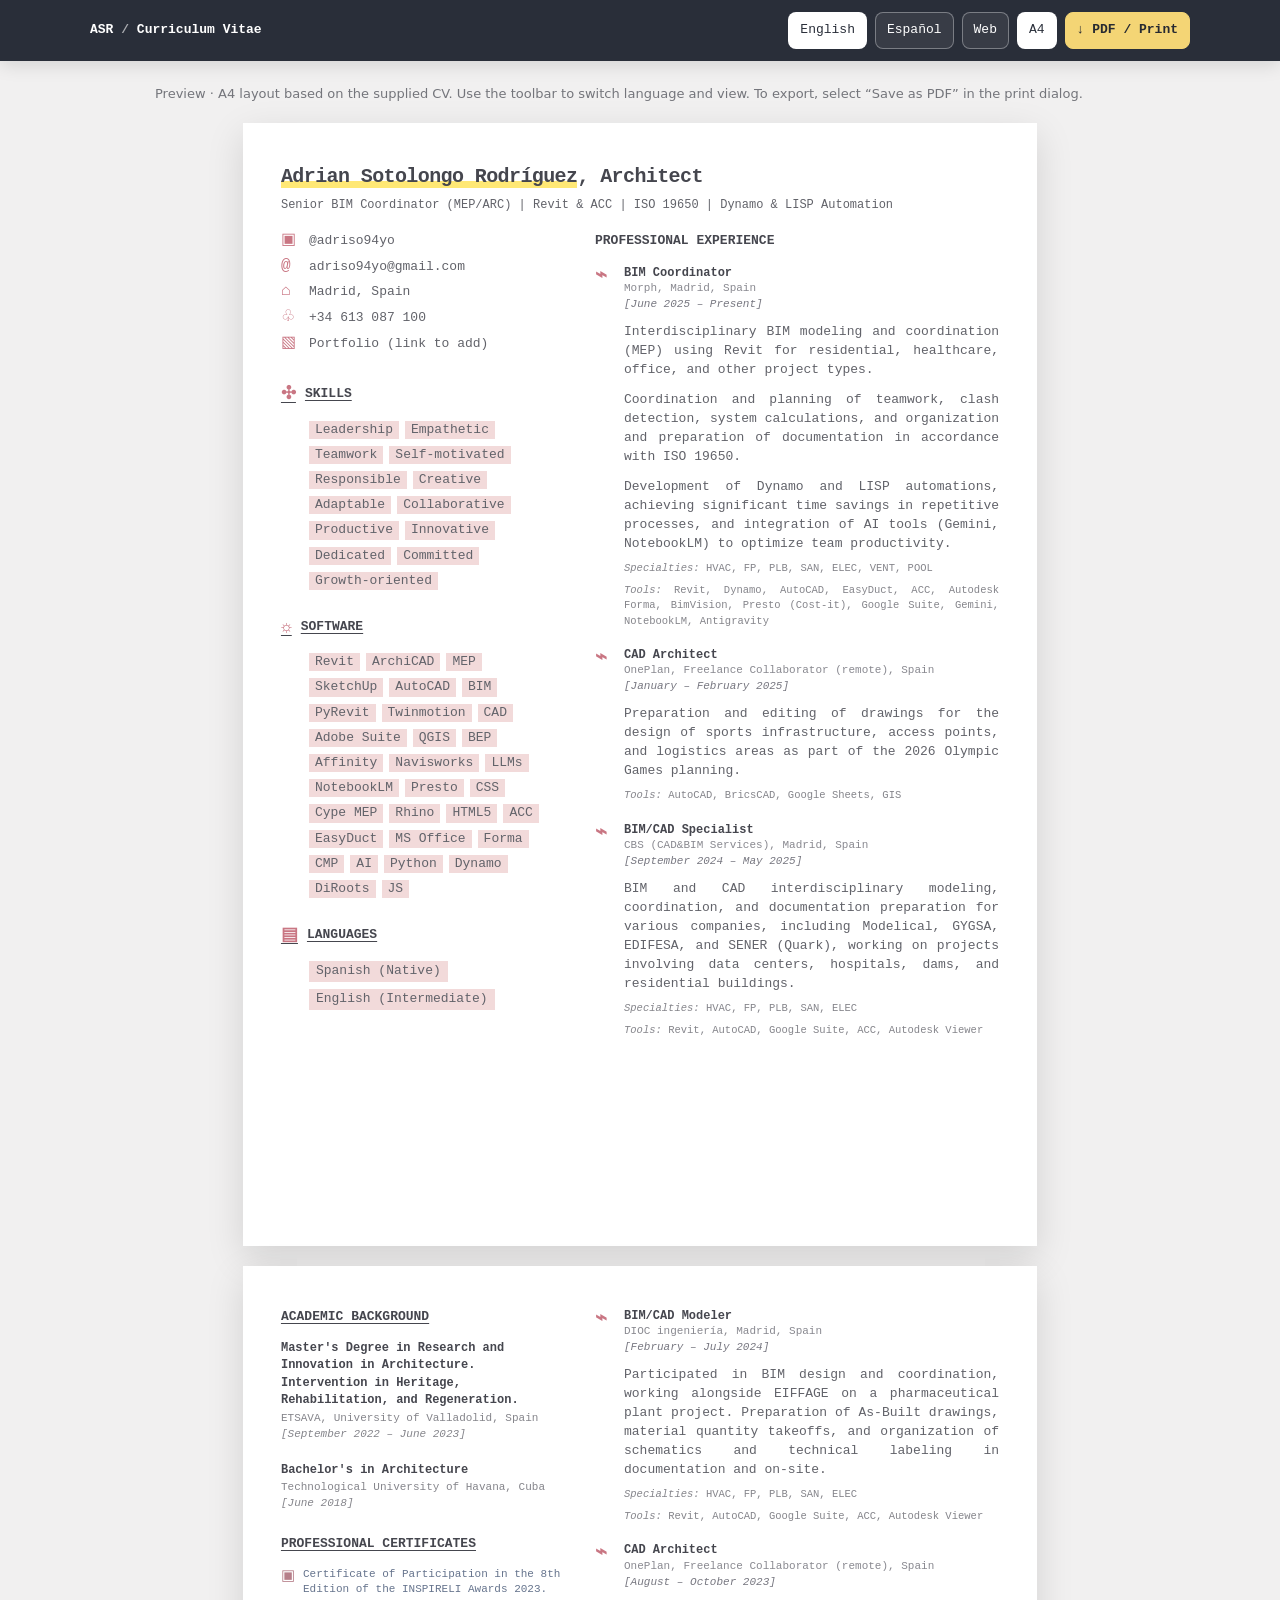
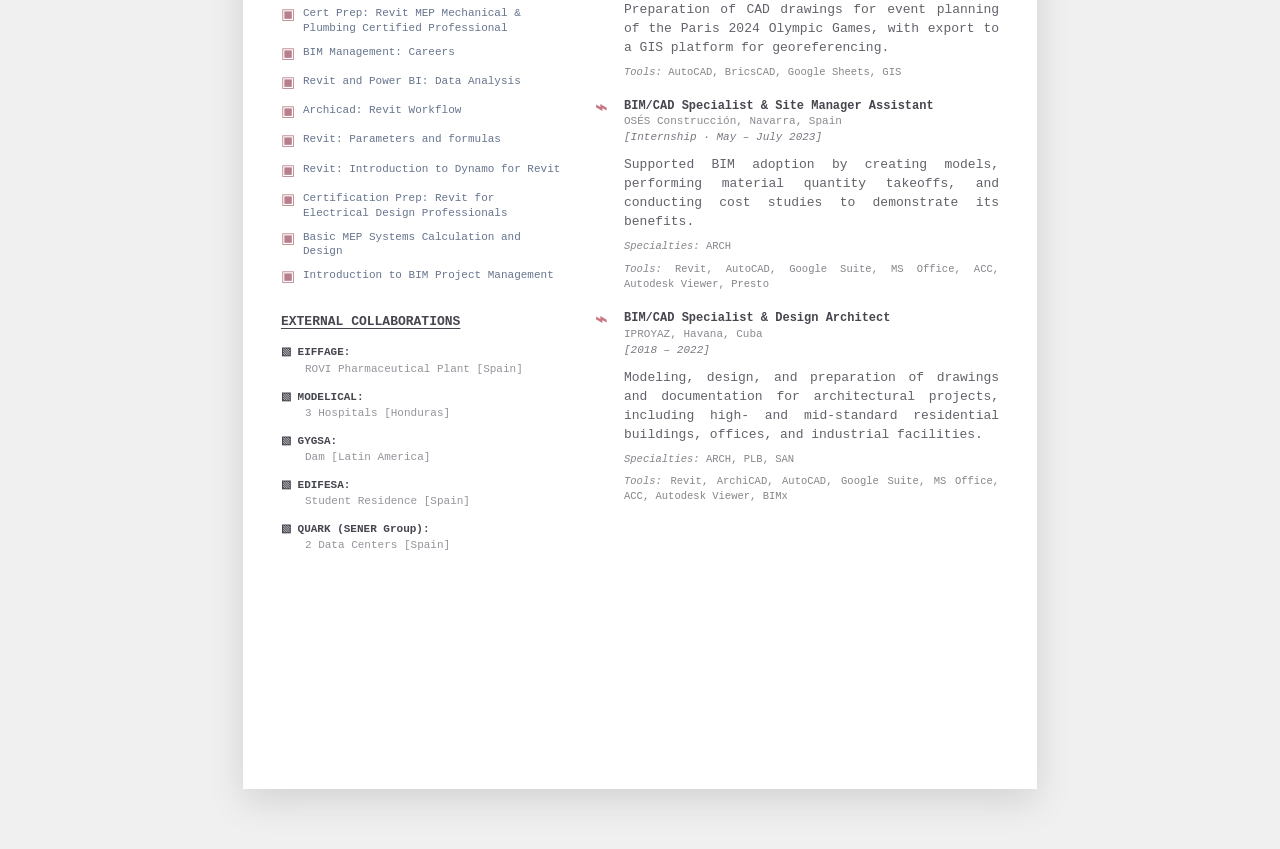
<file: index.prototype.html>
<!doctype html>
<html lang="en">
<head>
<meta charset="utf-8"><meta name="viewport" content="width=device-width,initial-scale=1">
<meta name="description" content="Professional CV and portfolio of Adrian Sotolongo Rodríguez — BIM Coordinator and Architect.">
<title>Adrian Sotolongo Rodríguez — CV</title>
<style>
:root{--ink:#62636a;--dark:#45464e;--pink:#f2dada;--rose:#c97683;--yellow:#ffe875;--paper:#fff;--bg:#f1f0f0;--line:#e5dede}*{box-sizing:border-box}body{margin:0;background:var(--bg);color:var(--ink);font:13px/1.46 'Courier New',Courier,monospace}button,a{font:inherit}.toolbar{position:sticky;top:0;z-index:10;background:#292e39;color:white;display:flex;gap:16px;align-items:center;justify-content:space-between;padding:12px max(16px,calc((100vw - 1100px)/2));box-shadow:0 3px 18px #0002}.toolbar strong{color:#fff}.toolbar-actions{display:flex;gap:8px;flex-wrap:wrap}.toolbar button{border:1px solid #ffffff55;background:#ffffff12;color:white;padding:8px 11px;cursor:pointer;border-radius:8px}.toolbar button.selected{background:#fff;color:#292e39}.toolbar button.primary{background:#f4d575;color:#272a31;border-color:#f4d575;font-weight:bold}.intro{max-width:1000px;margin:23px auto 9px;padding:0 15px;color:#74757b;font:13px/1.5 system-ui,sans-serif}.pages{margin:20px auto 60px;display:flex;flex-direction:column;align-items:center;gap:20px}.sheet{background:var(--paper);width:210mm;min-height:297mm;padding:11mm 10mm 10mm;box-shadow:0 12px 35px #00000020;overflow:hidden}.identity{margin-bottom:17px}.identity h1{color:var(--dark);font-size:20px;margin:0 0 8px;line-height:1.2;letter-spacing:-.6px}.identity h1 .name{box-shadow:inset 0 -7px var(--yellow)}.identity .role{font-size:12px;margin:0}.columns{display:grid;grid-template-columns:39% 1fr;gap:9mm}.left{min-width:0}.right{min-width:0}.contact{margin-bottom:27px}.contact-line{display:flex;align-items:flex-start;gap:9px;margin:0 0 7px;overflow-wrap:anywhere}.contact-line .ico{color:var(--rose);font-size:16px;width:19px;flex:none;line-height:1}.contact-line a{color:inherit;text-decoration:none}.group{margin-bottom:24px}.group h2,.right h2{font-size:13px;color:var(--dark);margin:0 0 13px;font-weight:bold}.group h2{display:flex;align-items:center;gap:9px;text-decoration:underline;text-underline-offset:3px}.group h2 .ico{font-size:18px;color:var(--rose);text-decoration:none}.chips{display:flex;gap:7px 6px;flex-wrap:wrap;padding-left:28px}.chip{background:var(--pink);padding:0 6px;line-height:1.4;white-space:nowrap}.language-list{display:grid;gap:7px;padding-left:28px}.language-list span{background:var(--pink);padding:1px 7px;max-width:max-content}.right h2{margin-bottom:14px}.item{display:grid;grid-template-columns:21px minmax(0,1fr);gap:8px;margin-bottom:18px;break-inside:avoid}.item .emblem{color:var(--rose);font-size:20px;line-height:1.1;font-weight:bold}.item h3{font-size:12px;margin:0;line-height:1.35;color:var(--dark)}.item .meta{font-size:11px;color:#898990;line-height:1.38}.item .date{font-size:11px;font-style:italic;color:#777780}.item p{margin:11px 0 0;text-align:justify;hyphens:auto}.item .minor{font-size:10.5px;color:#85858b;margin-top:7px}.academic{margin-bottom:20px;break-inside:avoid}.academic strong{display:block;color:var(--dark);font-size:12px}.academic .meta,.academic .date{font-size:11px;color:#85858b}.academic .date{font-style:italic}.cert{display:flex;align-items:flex-start;gap:8px;margin:0 0 9px;font-size:11px;line-height:1.35;color:#66748d}.cert .symbol{color:#b67f8a;font-size:15px;flex:none}.collab{margin:0 0 12px;font-size:11px}.collab strong{color:var(--dark)}.collab div{margin-left:24px;color:#93939b}.screen-only{}.print-only{display:none}.footer-note{font-size:10px;text-align:right;color:#a5a5a5;margin-top:6px}.web-only{display:none}
@media screen and (max-width:850px){.sheet{width:min(100%,794px);min-height:unset;padding:28px 22px}.pages{padding:0 10px}.columns{gap:20px}.toolbar{gap:10px;flex-direction:column;align-items:stretch}.intro{margin:14px auto}.toolbar-actions{justify-content:center}}@media screen and (max-width:590px){.columns{grid-template-columns:1fr}.identity h1{font-size:18px}.right{border-top:1px solid var(--line);padding-top:14px}.contact{margin-bottom:14px}.chips{padding-left:0}.language-list{padding-left:0}.group{margin-bottom:17px}.sheet{padding:22px 17px}.item{break-inside:auto}}
body.mode-web .pages{max-width:1040px;padding:0 14px;display:block}body.mode-web .sheet{width:100%;min-height:0;margin:0 auto 15px;box-shadow:0 5px 20px #00000013;border-radius:6px}body.mode-web .sheet + .sheet{margin-top:0}body.mode-web .intro{max-width:1040px}body.mode-web .sheet .footer-note{display:none}
@media print{@page{size:A4;margin:0}html,body{width:210mm;background:white!important;margin:0!important;padding:0!important;-webkit-print-color-adjust:exact;print-color-adjust:exact}.toolbar,.intro{display:none!important}.pages,body.mode-web .pages{display:block!important;margin:0!important;padding:0!important;max-width:none!important}.sheet,body.mode-web .sheet{width:210mm!important;min-height:297mm!important;height:auto!important;padding:11mm 10mm 10mm!important;margin:0!important;box-shadow:none!important;border-radius:0!important;break-after:page;page-break-after:always;overflow:visible!important}.sheet:last-child{break-after:auto;page-break-after:auto}.columns{grid-template-columns:39% 1fr!important;gap:9mm!important}.right{border:0!important;padding:0!important}.chips,.language-list{padding-left:28px!important}.item{break-inside:avoid}.sheet:not(:last-child){border-bottom:0}}
</style>
</head><body class="mode-a4">
<header class="toolbar"><strong>ASR <span style="opacity:.6">/</span> Curriculum Vitae</strong><div class="toolbar-actions"><button id="lang-en" class="selected" type="button">English</button><button id="lang-es" type="button">Español</button><button id="view-web" type="button">Web</button><button id="view-a4" class="selected" type="button">A4</button><button id="print" class="primary" type="button">↓ PDF / Print</button></div></header>
<p class="intro" id="intro">Preview · A4 layout based on the supplied CV. Use the toolbar to switch language and view. To export, select “Save as PDF” in the print dialog.</p>
<main id="pages" class="pages" aria-label="Curriculum vitae"></main>
<script>
// Edit all content here. Both the website and PDF use this single data source.
const data={
 name:'Adrian Sotolongo Rodríguez',mail:'adriso94yo@gmail.com',phone:'+34 613 087 100',location:'Madrid, Spain',linkedin:'@adriso94yo',
 headline:{en:'Senior BIM Coordinator (MEP/ARC) | Revit & ACC | ISO 19650 | Dynamo & LISP Automation',es:'Coordinador BIM sénior (MEP/ARQ) | Revit y ACC | ISO 19650 | Automatización Dynamo y LISP'},
 skills:['Leadership','Empathetic','Teamwork','Self-motivated','Responsible','Creative','Adaptable','Collaborative','Productive','Innovative','Dedicated','Committed','Growth-oriented'],
 software:['Revit','ArchiCAD','MEP','SketchUp','AutoCAD','BIM','PyRevit','Twinmotion','CAD','Adobe Suite','QGIS','BEP','Affinity','Navisworks','LLMs','NotebookLM','Presto','CSS','Cype MEP','Rhino','HTML5','ACC','EasyDuct','MS Office','Forma','CMP','AI','Python','Dynamo','DiRoots','JS'],
 languages:{en:['Spanish (Native)','English (Intermediate)'],es:['Español (Nativo)','Inglés (Intermedio)']},
 jobs:[
 {role:{en:'BIM Coordinator',es:'Coordinador BIM'},company:'Morph',place:'Madrid, Spain',date:{en:'June 2025 – Present',es:'Junio 2025 – Actualidad'},paragraphs:{en:['Interdisciplinary BIM modeling and coordination (MEP) using Revit for residential, healthcare, office, and other project types.','Coordination and planning of teamwork, clash detection, system calculations, and organization and preparation of documentation in accordance with ISO 19650.','Development of Dynamo and LISP automations, achieving significant time savings in repetitive processes, and integration of AI tools (Gemini, NotebookLM) to optimize team productivity.'],es:['Modelado y coordinación BIM interdisciplinar (MEP) con Revit para proyectos residenciales, sanitarios, de oficinas y otros usos.','Coordinación y planificación del trabajo en equipo, detección de interferencias, cálculos de instalaciones y organización de documentación conforme a ISO 19650.','Desarrollo de automatizaciones con Dynamo y LISP para agilizar tareas repetitivas e integración de herramientas de IA (Gemini, NotebookLM) para mejorar la productividad del equipo.']},specialties:'HVAC, FP, PLB, SAN, ELEC, VENT, POOL',tools:'Revit, Dynamo, AutoCAD, EasyDuct, ACC, Autodesk Forma, BimVision, Presto (Cost-it), Google Suite, Gemini, NotebookLM, Antigravity'},
 {role:{en:'CAD Architect',es:'Arquitecto CAD'},company:'OnePlan',place:'Freelance Collaborator (remote), Spain',date:{en:'January – February 2025',es:'Enero – Febrero 2025'},paragraphs:{en:['Preparation and editing of drawings for the design of sports infrastructure, access points, and logistics areas as part of the 2026 Olympic Games planning.'],es:['Elaboración y edición de planos de infraestructuras deportivas, accesos y zonas logísticas como parte de la planificación de los Juegos Olímpicos de 2026.']},tools:'AutoCAD, BricsCAD, Google Sheets, GIS'},
 {role:{en:'BIM/CAD Specialist',es:'Especialista BIM/CAD'},company:'CBS (CAD&BIM Services)',place:'Madrid, Spain',date:{en:'September 2024 – May 2025',es:'Septiembre 2024 – Mayo 2025'},paragraphs:{en:['BIM and CAD interdisciplinary modeling, coordination, and documentation preparation for various companies, including Modelical, GYGSA, EDIFESA, and SENER (Quark), working on projects involving data centers, hospitals, dams, and residential buildings.'],es:['Modelado, coordinación y preparación de documentación BIM y CAD para distintas empresas, entre ellas Modelical, GYGSA, EDIFESA y SENER (Quark), en proyectos de centros de datos, hospitales, presas y edificios residenciales.']},specialties:'HVAC, FP, PLB, SAN, ELEC',tools:'Revit, AutoCAD, Google Suite, ACC, Autodesk Viewer'},
 {role:{en:'BIM/CAD Modeler',es:'Modelador BIM/CAD'},company:'DIOC ingeniería',place:'Madrid, Spain',date:{en:'February – July 2024',es:'Febrero – Julio 2024'},paragraphs:{en:['Participated in BIM design and coordination, working alongside EIFFAGE on a pharmaceutical plant project. Preparation of As-Built drawings, material quantity takeoffs, and organization of schematics and technical labeling in documentation and on-site.'],es:['Participación en el diseño y coordinación BIM junto con EIFFAGE en un proyecto de planta farmacéutica. Elaboración de planos As-Built, mediciones de materiales y organización de esquemas y etiquetado técnico en documentación y obra.']},specialties:'HVAC, FP, PLB, SAN, ELEC',tools:'Revit, AutoCAD, Google Suite, ACC, Autodesk Viewer'},
 {role:{en:'CAD Architect',es:'Arquitecto CAD'},company:'OnePlan',place:'Freelance Collaborator (remote), Spain',date:{en:'August – October 2023',es:'Agosto – Octubre 2023'},paragraphs:{en:['Preparation of CAD drawings for event planning of the Paris 2024 Olympic Games, with export to a GIS platform for georeferencing.'],es:['Elaboración de planos CAD para la planificación de eventos de los Juegos Olímpicos de París 2024, exportados a una plataforma SIG para su georreferenciación.']},tools:'AutoCAD, BricsCAD, Google Sheets, GIS'},
 {role:{en:'BIM/CAD Specialist & Site Manager Assistant',es:'Especialista BIM/CAD y asistente de jefe de obra'},company:'OSÉS Construcción',place:'Navarra, Spain',date:{en:'Internship · May – July 2023',es:'Prácticas · Mayo – Julio 2023'},paragraphs:{en:['Supported BIM adoption by creating models, performing material quantity takeoffs, and conducting cost studies to demonstrate its benefits.'],es:['Apoyo en la implantación BIM mediante creación de modelos, mediciones de materiales y estudios de costes para demostrar sus ventajas.']},specialties:'ARCH',tools:'Revit, AutoCAD, Google Suite, MS Office, ACC, Autodesk Viewer, Presto'},
 {role:{en:'BIM/CAD Specialist & Design Architect',es:'Especialista BIM/CAD y arquitecto proyectista'},company:'IPROYAZ',place:'Havana, Cuba',date:{en:'2018 – 2022',es:'2018 – 2022'},paragraphs:{en:['Modeling, design, and preparation of drawings and documentation for architectural projects, including high- and mid-standard residential buildings, offices, and industrial facilities.'],es:['Modelado, diseño y elaboración de planos y documentación para proyectos arquitectónicos, incluidos edificios residenciales, oficinas e instalaciones industriales.']},specialties:'ARCH, PLB, SAN',tools:'Revit, ArchiCAD, AutoCAD, Google Suite, MS Office, ACC, Autodesk Viewer, BIMx'}
 ],
 academics:[{title:{en:"Master's Degree in Research and Innovation in Architecture. Intervention in Heritage, Rehabilitation, and Regeneration.",es:'Máster en Investigación e Innovación en Arquitectura. Intervención en el Patrimonio, Rehabilitación y Regeneración.'},school:'ETSAVA, University of Valladolid, Spain',date:{en:'September 2022 – June 2023',es:'Septiembre 2022 – Junio 2023'}},{title:{en:"Bachelor's in Architecture",es:'Grado en Arquitectura'},school:'Technological University of Havana, Cuba',date:{en:'June 2018',es:'Junio 2018'}}],
 certs:['Certificate of Participation in the 8th Edition of the INSPIRELI Awards 2023.','Cert Prep: Revit MEP Mechanical & Plumbing Certified Professional','BIM Management: Careers','Revit and Power BI: Data Analysis','Archicad: Revit Workflow','Revit: Parameters and formulas','Revit: Introduction to Dynamo for Revit','Certification Prep: Revit for Electrical Design Professionals','Basic MEP Systems Calculation and Design','Introduction to BIM Project Management'],
 collabs:[['EIFFAGE','ROVI Pharmaceutical Plant [Spain]'],['MODELICAL','3 Hospitals [Honduras]'],['GYGSA','Dam [Latin America]'],['EDIFESA','Student Residence [Spain]'],['QUARK (SENER Group)','2 Data Centers [Spain]']]
};
const labels={en:{architect:'Architect',experience:'PROFESSIONAL EXPERIENCE',skills:'SKILLS',software:'SOFTWARE',languages:'LANGUAGES',education:'ACADEMIC BACKGROUND',certs:'PROFESSIONAL CERTIFICATES',collabs:'EXTERNAL COLLABORATIONS',specialties:'Specialties',tools:'Tools',intro:'Preview · A4 layout based on the supplied CV. Use the toolbar to switch language and view. To export, select “Save as PDF” in the print dialog.'},es:{architect:'Arquitecto',experience:'EXPERIENCIA PROFESIONAL',skills:'COMPETENCIAS',software:'SOFTWARE',languages:'IDIOMAS',education:'FORMACIÓN ACADÉMICA',certs:'CERTIFICACIONES PROFESIONALES',collabs:'COLABORACIONES EXTERNAS',specialties:'Especialidades',tools:'Herramientas',intro:'Vista previa · Diseño A4 basado en el CV facilitado. Cambia de idioma y vista desde la barra. Para exportar, selecciona «Guardar como PDF» en el diálogo de impresión.'}};
let language='en',view='a4';
function esc(v){return String(v??'').replace(/[&<>"']/g,c=>({'&':'&amp;','<':'&lt;','>':'&gt;','"':'&quot;',"'":'&#39;'}[c]))}
function job(j){let t=labels[language];return `<article class="item"><span class="emblem">⌁</span><div><h3>${esc(j.role[language])}</h3><div class="meta">${esc(j.company)}, ${esc(j.place)}</div><div class="date">[${esc(j.date[language])}]</div>${j.paragraphs[language].map(p=>`<p>${esc(p)}</p>`).join('')}${j.specialties?`<p class="minor"><em>${t.specialties}:</em> ${esc(j.specialties)}</p>`:''}${j.tools?`<p class="minor"><em>${t.tools}:</em> ${esc(j.tools)}</p>`:''}</div></article>`}
function academic(a){return `<div class="academic"><strong>${esc(a.title[language])}</strong><div class="meta">${esc(a.school)}</div><div class="date">[${esc(a.date[language])}]</div></div>`}
function leftOne(){const t=labels[language];return `<aside class="left"><div class="contact"><div class="contact-line"><span class="ico">▣</span><a href="https://www.linkedin.com/" target="_blank" rel="noopener">${esc(data.linkedin)}</a></div><div class="contact-line"><span class="ico">@</span><a href="mailto:${esc(data.mail)}">${esc(data.mail)}</a></div><div class="contact-line"><span class="ico">⌂</span><span>${esc(data.location)}</span></div><div class="contact-line"><span class="ico">♧</span><a href="tel:${esc(data.phone.replaceAll(' ',''))}">${esc(data.phone)}</a></div><div class="contact-line"><span class="ico">▧</span><span>Portfolio (link to add)</span></div></div><section class="group"><h2><span class="ico">✣</span>${t.skills}</h2><div class="chips">${data.skills.map(s=>`<span class="chip">${esc(s)}</span>`).join('')}</div></section><section class="group"><h2><span class="ico">☼</span>${t.software}</h2><div class="chips">${data.software.map(s=>`<span class="chip">${esc(s)}</span>`).join('')}</div></section><section class="group"><h2><span class="ico">▤</span>${t.languages}</h2><div class="language-list">${data.languages[language].map(s=>`<span>${esc(s)}</span>`).join('')}</div></section></aside>`}
function leftTwo(){const t=labels[language];return `<aside class="left"><section class="group"><h2>${t.education}</h2>${data.academics.map(academic).join('')}</section><section class="group"><h2>${t.certs}</h2>${data.certs.map(c=>`<div class="cert"><span class="symbol">▣</span><span>${esc(c)}</span></div>`).join('')}</section><section class="group"><h2>${t.collabs}</h2>${data.collabs.map(c=>`<div class="collab"><strong>▧ ${esc(c[0])}:</strong><div>${esc(c[1])}</div></div>`).join('')}</section></aside>`}
function render(){const t=labels[language];document.documentElement.lang=language;document.title=`${data.name} — ${language==='en'?'CV':'Currículum'}`;document.getElementById('intro').textContent=t.intro;document.getElementById('pages').innerHTML=`<section class="sheet"><header class="identity"><h1><span class="name">${esc(data.name)}</span>, ${t.architect}</h1><div class="role">${esc(data.headline[language])}</div></header><div class="columns">${leftOne()}<div class="right"><h2>${t.experience}</h2>${data.jobs.slice(0,3).map(job).join('')}</div></div></section><section class="sheet"><div class="columns">${leftTwo()}<div class="right">${data.jobs.slice(3).map(job).join('')}</div></div></section>`;document.body.className='mode-'+view;for(const code of ['en','es'])document.getElementById('lang-'+code).classList.toggle('selected',code===language);for(const code of ['web','a4'])document.getElementById('view-'+code).classList.toggle('selected',code===view)}
for(const code of ['en','es'])document.getElementById('lang-'+code).onclick=()=>{language=code;render()};for(const code of ['web','a4'])document.getElementById('view-'+code).onclick=()=>{view=code;render()};document.getElementById('print').onclick=()=>window.print();render();
</script>
</body></html>
</file>
<file: docs/css/styles.css>
/* ==========================================================================
   ADRIAN SOTOLONGO RODRÍGUEZ · PERSONAL PORTFOLIO & ARCHITECTURAL CV
   Awwwards / Isabel Moranta Inspired Aesthetic:
   Cinematic Dark Canvas, Kinetic Typography, Spotlight Hover & Floating Dock
   ========================================================================== */

:root {
  /* Cinematic Obsidian Palette */
  --bg-deep: #090a0c;             /* Fondo obsidiana ultra-oscuro */
  --bg-surface: #121317;          /* Superficie de tarjetas */
  --bg-surface-elevated: #181920; /* Superficie secundaria / inset */
  --bg-surface-hover: #1e2029;

  --text-main: #f4f4f6;           /* Blanco roto luminoso */
  --text-body: #a1a1aa;           /* Gris pizarra suave de lectura */
  --text-muted: #71717a;          /* Metadatos y etiquetas secundarias */
  --text-dark: #3f3f46;

  --border-subtle: rgba(255, 255, 255, 0.08);
  --border-hover: rgba(217, 159, 68, 0.45);
  --border-active: #d99f44;

  /* Acentos de Luz Arquitectónicos (Ámbar / Mostaza & Salvia Suave) */
  --accent-amber: #d99f44;        /* Ámbar dorado cálido */
  --accent-amber-light: #fde68a;
  --accent-amber-glow: rgba(217, 159, 68, 0.18);
  --accent-amber-subtle: rgba(217, 159, 68, 0.08);

  --accent-sage: #889e88;         /* Verde salvia suave */
  --accent-sage-glow: rgba(136, 158, 136, 0.2);

  /* Coordenadas dinámicas del cursor para el Spotlight Matrix */
  --cursor-x: 50vw;
  --cursor-y: 28vh;

  /* Tipografías */
  --font-display: 'Space Grotesk', system-ui, -apple-system, sans-serif;
  --font-body: 'Inter', system-ui, -apple-system, sans-serif;
  --font-mono: 'JetBrains Mono', 'Courier New', Courier, monospace;

  /* Radios de Curvatura Suaves */
  --radius-xs: 6px;
  --radius-sm: 10px;
  --radius-md: 16px;
  --radius-lg: 22px;
  --radius-xl: 30px;
  --radius-pill: 9999px;

  /* Layout */
  --max-width: 1540px;
}

/* Reset */
*, *::before, *::after {
  box-sizing: border-box;
  margin: 0;
  padding: 0;
}

html {
  scroll-behavior: smooth;
  font-size: 15px;
  background-color: var(--bg-deep);
  -webkit-text-size-adjust: 100%;
}

body {
  font-family: var(--font-body);
  background-color: var(--bg-deep);
  color: var(--text-body);
  line-height: 1.7;
  overflow-x: hidden;
  -webkit-font-smoothing: antialiased;
  -moz-osx-font-smoothing: grayscale;
}

a {
  color: inherit;
  text-decoration: none;
  transition: all 0.25s cubic-bezier(0.16, 1, 0.3, 1);
}

/* ==========================================================================
   Architectural Dot Matrix & Dynamic Spotlight Backdrop
   ========================================================================== */

.ambient-grid-backdrop,
.ambient-glow {
  position: fixed;
  inset: 0;
  pointer-events: none;
  z-index: 0;
  overflow: hidden;
  background-color: var(--bg-deep);
}

/* 1. Malla base continua sutil (Plano de trabajo CAD / Revit) */
.dot-matrix-base {
  position: absolute;
  inset: 0;
  background-image: radial-gradient(rgba(255, 255, 255, 0.08) 1.1px, transparent 1.1px);
  background-size: 26px 26px;
  background-position: center top;
  opacity: 0.85;
}

/* 2. Puntos ampliados e iluminados en ámbar dorado revelados por el foco del cursor */
.dot-matrix-spotlight {
  position: absolute;
  inset: 0;
  background-image: radial-gradient(circle, rgba(217, 159, 68, 0.95) 1.8px, rgba(253, 230, 138, 0.45) 2.6px, transparent 2.8px);
  background-size: 26px 26px;
  background-position: center top;
  -webkit-mask-image: radial-gradient(circle 340px at var(--cursor-x) var(--cursor-y), black 0%, rgba(0, 0, 0, 0.5) 45%, transparent 75%);
  mask-image: radial-gradient(circle 340px at var(--cursor-x) var(--cursor-y), black 0%, rgba(0, 0, 0, 0.5) 45%, transparent 75%);
  will-change: mask-image, -webkit-mask-image;
}

/* 3. Halo de luz tenue que acompaña al cursor en el fondo */
.cursor-glow-follower {
  position: absolute;
  top: 0;
  left: 0;
  width: 600px;
  height: 600px;
  border-radius: 50%;
  pointer-events: none;
  background: radial-gradient(circle, rgba(217, 159, 68, 0.12) 0%, rgba(136, 158, 136, 0.04) 40%, transparent 68%);
  transform: translate(calc(var(--cursor-x) - 300px), calc(var(--cursor-y) - 300px));
  transition: opacity 0.4s ease;
  will-change: transform;
}

/* 4. Velo difusor central suave 100% orgánico (sin bordes, sin sombras, difuminado radial) */
.central-diffusion-veil {
  position: absolute;
  inset: 0;
  pointer-events: none;
  background: radial-gradient(ellipse 65% 55% at 50% 32%, rgba(9, 10, 12, 0.72) 0%, rgba(9, 10, 12, 0.35) 55%, transparent 100%);
  backdrop-filter: blur(14px);
  -webkit-backdrop-filter: blur(14px);
  -webkit-mask-image: radial-gradient(ellipse 70% 85% at 50% 50%, black 25%, rgba(0, 0, 0, 0.6) 55%, transparent 92%);
  mask-image: radial-gradient(ellipse 70% 85% at 50% 50%, black 25%, rgba(0, 0, 0, 0.6) 55%, transparent 92%);
}

.glow-orb {
  position: absolute;
  border-radius: 50%;
  filter: blur(120px);
  opacity: 0.45;
  transition: transform 1.2s ease;
}

.glow-top {
  top: -150px;
  left: 50%;
  transform: translateX(-50%);
  width: 800px;
  height: 500px;
  background: radial-gradient(circle, rgba(217, 159, 68, 0.22) 0%, rgba(136, 158, 136, 0.08) 50%, transparent 70%);
}

.glow-center {
  top: 45%;
  right: -100px;
  width: 600px;
  height: 600px;
  background: radial-gradient(circle, rgba(217, 159, 68, 0.12) 0%, transparent 60%);
}

/* ==========================================================================
   Floating Actions Dock (Isla Flotante Centrada Superior)
   ========================================================================== */

.floating-actions-dock {
  position: fixed;
  top: 24px;
  left: 50%;
  transform: translateX(-50%);
  z-index: 1000;
  display: flex;
  align-items: center;
  justify-content: center;
  gap: 12px;
  background-color: rgba(18, 19, 23, 0.85);
  backdrop-filter: blur(20px);
  -webkit-backdrop-filter: blur(20px);
  border: 1px solid rgba(255, 255, 255, 0.12);
  padding: 8px 14px;
  border-radius: var(--radius-pill);
  box-shadow: 0 14px 40px rgba(0, 0, 0, 0.5);
  transition: transform 0.25s ease, background-color 0.25s ease, border-color 0.25s ease, box-shadow 0.25s ease;
  max-width: calc(100vw - 32px);
}

.floating-actions-dock:hover {
  background-color: rgba(22, 24, 29, 0.95);
  border-color: rgba(217, 159, 68, 0.4);
  box-shadow: 0 18px 48px rgba(0, 0, 0, 0.65), 0 0 24px rgba(217, 159, 68, 0.15);
  transform: translateX(-50%) translateY(-2px);
}

/* Switcher ES / EN */
.lang-switch {
  display: inline-flex;
  align-items: center;
  background-color: rgba(255, 255, 255, 0.06);
  border: 1px solid var(--border-subtle);
  border-radius: var(--radius-pill);
  padding: 4px;
  gap: 3px;
}

.lang-btn {
  background: transparent;
  border: none;
  color: var(--text-muted);
  font-family: var(--font-body);
  font-size: 12.5px;
  font-weight: 500;
  letter-spacing: 0.01em;
  padding: 6px 14px;
  border-radius: var(--radius-pill);
  cursor: pointer;
  transition: all 0.25s ease;
  line-height: 1.2;
}

.lang-btn:hover {
  color: var(--text-main);
}

.lang-btn.active {
  background-color: #ffffff;
  color: #000000;
  font-weight: 600;
  box-shadow: 0 0 12px rgba(255, 255, 255, 0.25);
}

/* Botones de acción */
.btn {
  display: inline-flex;
  align-items: center;
  justify-content: center;
  gap: 9px;
  font-family: var(--font-body);
  font-size: 13px;
  font-weight: 500;
  letter-spacing: -0.01em;
  padding: 10px 22px;
  border-radius: var(--radius-pill);
  cursor: pointer;
  border: 1px solid transparent;
  transition: all 0.25s ease;
  white-space: nowrap;
  text-decoration: none;
  line-height: 1.2;
}

.btn-outline {
  background-color: rgba(255, 255, 255, 0.05);
  border-color: var(--border-subtle);
  color: var(--text-main);
}

.btn-outline:hover {
  background-color: rgba(255, 255, 255, 0.12);
  border-color: rgba(255, 255, 255, 0.25);
  color: #ffffff;
  transform: translateY(-1px);
}

.btn-glow {
  background: linear-gradient(135deg, var(--accent-amber), #eaad4f);
  color: #0c0d0e;
  font-weight: 600;
  box-shadow: 0 0 20px rgba(217, 159, 68, 0.35);
}

.btn-glow:hover {
  box-shadow: 0 0 30px rgba(217, 159, 68, 0.55);
  transform: translateY(-1px);
}

/* ==========================================================================
   Portfolio Canvas Layout (Transparente, sin bordes ni sombras duras)
   ========================================================================== */

.portfolio-container {
  max-width: var(--max-width);
  margin: 0 auto;
  padding: 104px 48px 100px;
  position: relative;
  z-index: 1;
}

/* ==========================================================================
   Hero Showcase Section
   ========================================================================== */

.hero-showcase {
  padding: 24px 0 64px;
  position: relative;
}

.status-badge {
  display: inline-flex;
  align-items: center;
  gap: 8px;
  background-color: rgba(16, 185, 129, 0.08);
  border: 1px solid rgba(16, 185, 129, 0.25);
  padding: 6px 14px;
  border-radius: var(--radius-pill);
  font-family: var(--font-mono);
  font-size: 10.5px;
  font-weight: 600;
  letter-spacing: 0.8px;
  color: #34d399;
  margin-bottom: 24px;
  position: relative;
}

.status-dot {
  width: 7px;
  height: 7px;
  border-radius: 50%;
  background-color: #10b981;
  box-shadow: 0 0 8px #10b981;
}

.status-ping {
  position: absolute;
  left: 14px;
  width: 7px;
  height: 7px;
  border-radius: 50%;
  background-color: #10b981;
  animation: ping 2s cubic-bezier(0, 0, 0.2, 1) infinite;
}

@keyframes ping {
  75%, 100% {
    transform: scale(2.4);
    opacity: 0;
  }
}

.hero-monumental-name {
  font-family: var(--font-display);
  font-size: clamp(3.2rem, 7.5vw, 6.4rem);
  font-weight: 800;
  letter-spacing: -0.02em;
  line-height: 1.05;
  margin-bottom: 16px;
  text-transform: uppercase;
}

.name-gradient {
  background: linear-gradient(180deg, #ffffff 40%, #a1a1aa 100%);
  -webkit-background-clip: text;
  -webkit-text-fill-color: transparent;
  display: inline-block;
}

.hero-role-wrapper {
  display: flex;
  align-items: baseline;
  flex-wrap: wrap;
  gap: 12px;
  margin-bottom: 16px;
}

.hero-role-tag {
  font-family: var(--font-display);
  font-size: clamp(1.2rem, 2.4vw, 1.75rem);
  font-weight: 700;
  letter-spacing: 0.04em;
  color: var(--accent-amber);
  text-transform: uppercase;
}

.hero-spec-mep {
  font-family: var(--font-mono);
  font-size: 1.1rem;
  color: var(--text-muted);
}

.hero-headline-sub {
  font-family: var(--font-mono);
  font-size: 13px;
  color: var(--text-muted);
  line-height: 1.6;
  max-width: 900px;
  margin-bottom: 32px;
}

/* Statement Card */
.statement-card {
  background-color: var(--bg-surface);
  border: 1px solid var(--border-subtle);
  border-radius: var(--radius-xl);
  padding: 36px 44px;
  margin-bottom: 32px;
  position: relative;
  overflow: hidden;
  box-shadow: 0 10px 40px rgba(0, 0, 0, 0.35);
  transition: border-color 0.3s ease;
}

.statement-tag {
  font-family: var(--font-mono);
  font-size: 10px;
  font-weight: 700;
  text-transform: uppercase;
  letter-spacing: 1.5px;
  color: var(--accent-amber);
  margin-bottom: 14px;
}

.statement-text {
  font-size: 16px;
  line-height: 1.8;
  color: var(--text-main);
  max-width: 1200px;
}

/* Contact Pills Row */
.contact-pills-row {
  display: flex;
  flex-wrap: wrap;
  gap: 10px;
  margin-bottom: 48px;
}

.contact-pill {
  display: inline-flex;
  align-items: center;
  gap: 8px;
  background-color: var(--bg-surface);
  border: 1px solid var(--border-subtle);
  color: var(--text-body);
  font-family: var(--font-mono);
  font-size: 12px;
  padding: 8px 16px;
  border-radius: var(--radius-pill);
  transition: all 0.25s ease;
}

.contact-pill:hover:not(.static-pill) {
  background-color: var(--bg-surface-elevated);
  border-color: var(--accent-amber);
  color: var(--accent-amber);
  transform: translateY(-2px);
  box-shadow: 0 4px 16px rgba(217, 159, 68, 0.2);
}

.pill-icon {
  color: var(--accent-amber);
}

/* SVG Icons — Custom Affinity Designer icons */
.icon-svg {
  width: 18px;
  height: 18px;
  display: inline-block;
  vertical-align: middle;
  flex-shrink: 0;
  /* Tint amber to match accent color */
  filter: invert(72%) sepia(42%) saturate(541%) hue-rotate(2deg) brightness(97%) contrast(89%);
  transition: filter 0.25s ease;
}

/* Smaller variant for collab meta rows */
.icon-svg--sm {
  width: 14px;
  height: 14px;
}

/* On hover of contact-pill, shift icon tint to match text */
.contact-pill:hover:not(.static-pill) .icon-svg {
  filter: invert(72%) sepia(42%) saturate(541%) hue-rotate(2deg) brightness(97%) contrast(89%);
}

/* Section header SVG icons */
.section-icon-svg {
  width: 20px;
  height: 20px;
  display: inline-block;
  vertical-align: middle;
  flex-shrink: 0;
  filter: invert(72%) sepia(42%) saturate(541%) hue-rotate(2deg) brightness(97%) contrast(89%);
  opacity: 0.85;
}

/* Bento Metrics Grid */
.metrics-bento-grid {
  display: grid;
  grid-template-columns: repeat(4, 1fr);
  gap: 16px;
}

.bento-metric-card {
  background-color: var(--bg-surface);
  border: 1px solid var(--border-subtle);
  border-radius: var(--radius-lg);
  padding: 26px;
  position: relative;
  overflow: hidden;
  transition: all 0.3s ease;
}

.bento-num {
  font-family: var(--font-display);
  font-size: 2.4rem;
  font-weight: 800;
  color: #ffffff;
  display: block;
  line-height: 1.1;
  margin-bottom: 8px;
}

.bento-plus {
  color: var(--accent-amber);
  font-weight: 700;
}

.bento-label {
  display: block;
  font-family: var(--font-mono);
  font-size: 10.5px;
  font-weight: 700;
  letter-spacing: 0.8px;
  color: var(--accent-amber);
  margin-bottom: 8px;
}

.bento-desc {
  font-size: 12px;
  color: var(--text-muted);
  line-height: 1.55;
}

/* ==========================================================================
   Kinetic Infinite Marquee
   ========================================================================== */

.marquee-wrapper {
  margin: 20px 0 72px;
  overflow: hidden;
  position: relative;
  border-top: 1px solid var(--border-subtle);
  border-bottom: 1px solid var(--border-subtle);
  padding: 16px 0;
  background: rgba(255, 255, 255, 0.015);
}

.marquee-track {
  display: flex;
  align-items: center;
  gap: 28px;
  width: max-content;
  white-space: nowrap;
  animation: marqueeLoop 40s linear infinite;
}

.marquee-wrapper:hover .marquee-track {
  animation-play-state: paused;
}

@keyframes marqueeLoop {
  0% { transform: translateX(0); }
  100% { transform: translateX(-50%); }
}

.marquee-item {
  font-family: var(--font-display);
  font-size: 13.5px;
  font-weight: 700;
  letter-spacing: 2px;
  color: var(--text-muted);
  text-transform: uppercase;
  transition: color 0.2s ease;
}

.marquee-item:hover {
  color: var(--accent-amber);
}

.marquee-dot {
  color: var(--accent-amber);
  font-size: 11px;
}

/* ==========================================================================
   Content Dual-Track Layout (Columnas Invertidas)
   ========================================================================== */

.content-dual-track {
  display: grid;
  grid-template-columns: 1fr 1.6fr;
  gap: 64px;
  align-items: start;
}

.section-container {
  margin-bottom: 72px;
}

/* Section Title Row */
.section-title-row {
  display: flex;
  align-items: flex-start;
  gap: 16px;
  margin-bottom: 32px;
  padding-bottom: 16px;
  border-bottom: 1px solid var(--border-subtle);
}

.section-num-pill {
  font-family: var(--font-mono);
  font-size: 11px;
  font-weight: 700;
  background: var(--bg-surface-elevated);
  border: 1px solid var(--border-subtle);
  color: var(--accent-amber);
  padding: 4px 10px;
  border-radius: var(--radius-pill);
}

.section-heading {
  font-family: var(--font-display);
  font-size: 1.25rem;
  font-weight: 800;
  letter-spacing: 0.05em;
  color: var(--text-main);
  text-transform: uppercase;
}

.section-sub-tag {
  display: block;
  font-family: var(--font-mono);
  font-size: 10px;
  color: var(--text-muted);
  letter-spacing: 0.5px;
  margin-top: 2px;
}

/* ==========================================================================
   Spotlight Card Core (Mouse Follower)
   ========================================================================== */

.spotlight-card {
  position: relative;
  background: radial-gradient(
    600px circle at var(--mouse-x, -500px) var(--mouse-y, -500px),
    var(--accent-amber-subtle),
    transparent 40%
  ), var(--bg-surface);
  border: 1px solid var(--border-subtle);
  transition: border-color 0.25s ease, box-shadow 0.25s ease, transform 0.25s ease;
}

.spotlight-card:hover {
  border-color: var(--border-hover);
  box-shadow: 0 10px 30px rgba(0, 0, 0, 0.45);
}

/* ==========================================================================
   Side Column: Formación, Software, Certs, Idiomas & Colaboraciones
   ========================================================================== */

.side-column {
  display: flex;
  flex-direction: column;
}

/* Education Cards */
.education-cards-list {
  display: flex;
  flex-direction: column;
  gap: 18px;
}

.edu-showcase-box {
  background-color: var(--bg-surface);
  border: 1px solid var(--border-subtle);
  border-radius: var(--radius-lg);
  padding: 24px;
  box-shadow: 0 4px 16px rgba(0, 0, 0, 0.25);
  transition: all 0.25s ease;
}

.edu-showcase-box:hover {
  border-color: var(--accent-amber);
  transform: translateY(-2px);
  box-shadow: 0 8px 24px var(--accent-amber-glow);
}

.edu-showcase-title {
  font-family: var(--font-display);
  font-size: 14px;
  font-weight: 700;
  color: var(--text-main);
  line-height: 1.4;
  margin-bottom: 6px;
}

.edu-showcase-school {
  font-size: 12.5px;
  color: var(--text-body);
  margin-bottom: 6px;
}

.edu-showcase-date {
  font-family: var(--font-mono);
  font-size: 11px;
  color: var(--accent-amber);
  font-weight: 600;
}

/* Software & Competencies Tags */
.software-pills-cloud {
  display: flex;
  flex-wrap: wrap;
  gap: 8px;
  margin-bottom: 24px;
}

.soft-pill-tag {
  background-color: var(--bg-surface);
  border: 1px solid var(--border-subtle);
  color: var(--text-main);
  font-family: var(--font-mono);
  font-size: 11.5px;
  font-weight: 600;
  padding: 6px 14px;
  border-radius: var(--radius-pill);
  transition: all 0.2s ease;
}

.soft-pill-tag:hover {
  background-color: var(--accent-amber);
  border-color: var(--accent-amber);
  color: #000000;
  transform: translateY(-2px);
  box-shadow: 0 4px 16px rgba(217, 159, 68, 0.35);
}

.sub-heading-title {
  font-family: var(--font-display);
  font-size: 11px;
  font-weight: 700;
  letter-spacing: 0.08em;
  color: var(--text-muted);
  text-transform: uppercase;
  margin-bottom: 12px;
}

.skills-chips-cloud {
  display: flex;
  flex-wrap: wrap;
  gap: 7px;
}

.skill-pill-chip {
  background-color: var(--bg-surface-elevated);
  border: 1px solid var(--border-subtle);
  font-size: 11.5px;
  color: var(--text-body);
  padding: 4px 12px;
  border-radius: var(--radius-pill);
  transition: all 0.2s ease;
}

.skill-pill-chip:hover {
  border-color: var(--accent-amber);
  color: var(--text-main);
}

/* Certifications */
.certifications-list {
  display: flex;
  flex-direction: column;
  gap: 10px;
}

.cert-card-row {
  background-color: var(--bg-surface);
  border: 1px solid var(--border-subtle);
  border-radius: var(--radius-md);
  padding: 13px 18px;
  display: flex;
  align-items: baseline;
  gap: 12px;
  font-size: 12.5px;
  color: var(--text-body);
  line-height: 1.45;
  transition: all 0.2s ease;
}

.cert-card-row:hover {
  border-color: var(--accent-amber);
  background-color: var(--bg-surface-elevated);
  transform: translateX(3px);
}

.cert-badge-dot {
  color: var(--accent-amber);
  font-size: 12px;
  flex-shrink: 0;
}

/* Languages */
.languages-bars-list {
  display: flex;
  flex-direction: column;
  gap: 14px;
}

.lang-card-item {
  background-color: var(--bg-surface);
  border: 1px solid var(--border-subtle);
  border-radius: var(--radius-md);
  padding: 16px 20px;
  display: flex;
  flex-direction: column;
  gap: 8px;
}

.lang-title-row {
  display: flex;
  justify-content: space-between;
  align-items: center;
  font-size: 13px;
  font-weight: 600;
  color: var(--text-main);
}

.lang-badge-level {
  font-family: var(--font-mono);
  font-size: 11px;
  color: var(--accent-amber);
  font-weight: 600;
}

.lang-track-bg {
  height: 5px;
  background-color: var(--bg-surface-elevated);
  border-radius: var(--radius-pill);
  overflow: hidden;
}

.lang-track-fill {
  height: 100%;
  background: linear-gradient(90deg, var(--accent-amber), var(--accent-sage));
  border-radius: var(--radius-pill);
}

/* Colaboraciones Showcase Cards (Debajo de Idiomas) */
.collabs-grid-showcase {
  display: grid;
  grid-template-columns: repeat(auto-fill, minmax(220px, 1fr));
  gap: 14px;
}

.collab-showcase-card {
  background-color: var(--bg-surface);
  border: 1px solid var(--border-subtle);
  border-radius: var(--radius-lg);
  padding: 22px 24px;
  box-shadow: 0 4px 16px rgba(0, 0, 0, 0.25);
  display: flex;
  flex-direction: column;
  justify-content: space-between;
  gap: 12px;
  transition: all 0.25s ease;
}

.collab-showcase-card:hover {
  border-color: var(--accent-amber);
  transform: translateY(-2px);
  box-shadow: 0 8px 24px var(--accent-amber-glow);
}

.collab-tag-partner {
  font-family: var(--font-mono);
  font-size: 10.5px;
  font-weight: 700;
  letter-spacing: 0.8px;
  color: var(--accent-amber);
  text-transform: uppercase;
}

.collab-title-project {
  font-family: var(--font-display);
  font-size: 14.5px;
  font-weight: 700;
  color: var(--text-main);
  margin-top: 2px;
  line-height: 1.35;
}

.collab-meta-loc {
  font-family: var(--font-mono);
  font-size: 11px;
  color: var(--text-muted);
}

/* ==========================================================================
   Main Column: Experiencia Profesional (Timeline de Alto Impacto)
   ========================================================================== */

.main-column {
  display: flex;
  flex-direction: column;
}

.experience-timeline-showcase {
  display: flex;
  flex-direction: column;
  gap: 36px;
}

.exp-showcase-card {
  background-color: var(--bg-surface);
  border: 1px solid var(--border-subtle);
  border-radius: var(--radius-lg);
  padding: 34px;
  box-shadow: 0 4px 20px rgba(0, 0, 0, 0.3);
  transition: all 0.25s ease;
  position: relative;
}

.exp-showcase-card:hover {
  border-color: var(--accent-amber);
  transform: translateY(-2px);
  box-shadow: 0 10px 30px var(--accent-amber-glow);
}

.exp-card-top-row {
  display: flex;
  justify-content: space-between;
  align-items: flex-start;
  flex-wrap: wrap;
  gap: 14px;
  margin-bottom: 18px;
  padding-bottom: 16px;
  border-bottom: 1px solid var(--border-subtle);
}

.exp-heading-role {
  font-family: var(--font-display);
  font-size: 1.35rem;
  font-weight: 700;
  color: var(--text-main);
  margin-bottom: 4px;
}

.exp-sub-company {
  font-size: 14px;
  color: var(--text-muted);
}

.exp-company-highlight {
  color: var(--accent-amber);
  font-weight: 700;
}

.exp-pills-cluster {
  display: flex;
  align-items: center;
  gap: 8px;
}

.badge-present-glow {
  background-color: rgba(217, 159, 68, 0.14);
  border: 1px solid var(--accent-amber);
  color: var(--accent-amber);
  font-family: var(--font-mono);
  font-size: 10px;
  font-weight: 700;
  padding: 4px 10px;
  border-radius: var(--radius-pill);
  text-transform: uppercase;
  letter-spacing: 0.5px;
}

.badge-period-dark {
  background-color: var(--bg-surface-elevated);
  border: 1px solid var(--border-subtle);
  font-family: var(--font-mono);
  font-size: 11px;
  color: var(--text-main);
  padding: 4px 12px;
  border-radius: var(--radius-pill);
}

.exp-bullet-list {
  margin-bottom: 22px;
  display: flex;
  flex-direction: column;
  gap: 12px;
}

.exp-bullet-list p {
  position: relative;
  padding-left: 22px;
  font-size: 14px;
  color: var(--text-body);
  line-height: 1.7;
}

.exp-bullet-list p::before {
  content: '▸';
  position: absolute;
  left: 0;
  top: 0;
  color: var(--accent-amber);
  font-size: 15px;
  font-weight: bold;
}

/* Inset Tech Footer Box */
.exp-tech-inset {
  background-color: var(--bg-surface-elevated);
  border: 1px solid var(--border-subtle);
  border-radius: var(--radius-md);
  padding: 16px 20px;
  display: flex;
  flex-direction: column;
  gap: 8px;
}

.tech-spec-row {
  display: flex;
  align-items: baseline;
  gap: 12px;
  font-size: 12px;
}

.tech-spec-label {
  font-family: var(--font-mono);
  font-weight: 700;
  font-size: 10px;
  text-transform: uppercase;
  letter-spacing: 0.8px;
  color: var(--accent-amber);
  min-width: 105px;
}

.tech-spec-value {
  font-family: var(--font-mono);
  font-size: 11.5px;
  color: var(--text-main);
  line-height: 1.5;
}

/* ==========================================================================
   Architectural Footer
   ========================================================================== */

.architectural-footer {
  margin-top: 80px;
  padding-top: 32px;
  border-top: 1px solid var(--border-subtle);
  display: flex;
  flex-direction: column;
  gap: 20px;
}

.footer-top-row {
  display: flex;
  align-items: center;
  justify-content: space-between;
  flex-wrap: wrap;
  gap: 16px;
}

.footer-brand-title {
  font-family: var(--font-display);
  font-size: 15px;
  font-weight: 700;
  color: var(--text-main);
  letter-spacing: 0.8px;
}

.footer-brand-sub {
  font-family: var(--font-mono);
  font-size: 11px;
  color: var(--text-muted);
  margin-top: 4px;
}

.footer-bottom-row {
  display: flex;
  align-items: center;
  justify-content: space-between;
  flex-wrap: wrap;
  gap: 16px;
  font-family: var(--font-mono);
  font-size: 11px;
  color: var(--text-muted);
  padding-top: 16px;
  border-top: 1px solid rgba(255, 255, 255, 0.03);
}

.footer-bottom-row code {
  color: var(--accent-amber);
}

/* ==========================================================================
   Scroll Reveal Animation System
   ========================================================================== */

.reveal {
  opacity: 0;
  transform: translateY(28px);
  transition: opacity 0.85s cubic-bezier(0.16, 1, 0.3, 1), transform 0.85s cubic-bezier(0.16, 1, 0.3, 1);
  will-change: opacity, transform;
}

.reveal.is-visible {
  opacity: 1;
  transform: translateY(0);
}

/* ==========================================================================
   Responsive Breakpoints
   ========================================================================== */

@media screen and (max-width: 1280px) {
  .metrics-bento-grid {
    grid-template-columns: repeat(2, 1fr);
  }
  .content-dual-track {
    grid-template-columns: 1fr 1.4fr;
    gap: 40px;
  }
}

@media screen and (max-width: 992px) {
  .portfolio-container {
    padding: 96px 24px 64px;
  }
  .floating-actions-dock {
    top: 16px;
    left: 50%;
    transform: translateX(-50%);
    right: auto;
  }
  .floating-actions-dock:hover {
    transform: translateX(-50%) translateY(-2px);
  }
  .content-dual-track {
    grid-template-columns: 1fr;
    gap: 48px;
  }
  .metrics-bento-grid {
    grid-template-columns: 1fr;
  }
  .statement-card {
    padding: 24px 28px;
  }
}

@media screen and (max-width: 768px) {
  .portfolio-container {
    padding: 86px 16px 64px;
  }
  .floating-actions-dock {
    top: 12px;
    left: 50%;
    transform: translateX(-50%);
    right: auto;
    gap: 8px;
    padding: 6px 10px;
    max-width: calc(100vw - 24px);
  }
  .floating-actions-dock .btn {
    padding: 8px 14px;
    font-size: 12px;
    gap: 6px;
  }
  .floating-actions-dock .lang-btn {
    padding: 5px 10px;
    font-size: 11.5px;
  }
  .hero-monumental-name {
    font-size: 2.8rem;
  }
}
</file>
<file: editor/css/editor.css>
/* ==========================================================================
   EDITOR LOCAL - STYLES
   Minimalist & Productivity-focused Dashboard Theme
   ========================================================================== */

:root {
  --bg-page: #0f172a;
  --bg-sidebar: #1e293b;
  --bg-panel: #0f172a;
  --bg-card: #1e293b;
  --bg-card-hover: #243248;
  --bg-input: #0b1120;
  
  --border-color: #334155;
  --border-focus: #3b82f6;

  --text-main: #f8fafc;
  --text-muted: #94a3b8;
  --text-light: #64748b;

  --accent-blue: #3b82f6;
  --accent-blue-hover: #2563eb;
  --accent-green: #10b981;
  --accent-amber: #f59e0b;
  --accent-red: #ef4444;

  --font-sans: 'Inter', system-ui, sans-serif;
  --font-mono: 'JetBrains Mono', Consolas, monospace;
}

*, *::before, *::after {
  box-sizing: border-box;
  margin: 0;
  padding: 0;
}

body {
  font-family: var(--font-sans);
  background-color: var(--bg-page);
  color: var(--text-main);
  line-height: 1.5;
  height: 100vh;
  display: flex;
  flex-direction: column;
  overflow: hidden;
}

/* ==========================================================================
   Header
   ========================================================================== */

.editor-header {
  height: 64px;
  background-color: var(--bg-sidebar);
  border-bottom: 1px solid var(--border-color);
  display: flex;
  align-items: center;
  justify-content: space-between;
  padding: 0 24px;
  flex-shrink: 0;
}

.header-left {
  display: flex;
  align-items: center;
  gap: 20px;
}

.header-logo {
  display: flex;
  align-items: center;
  gap: 12px;
}

.logo-badge {
  background: linear-gradient(135deg, #3b82f6, #1d4ed8);
  color: #fff;
  font-weight: 800;
  font-size: 13px;
  padding: 6px 10px;
  border-radius: 6px;
  letter-spacing: 0.5px;
}

.header-title {
  font-size: 15px;
  font-weight: 700;
  color: #fff;
}

.header-file {
  font-family: var(--font-mono);
  font-size: 11px;
  color: var(--text-muted);
}

.status-indicator {
  display: flex;
  align-items: center;
  gap: 6px;
  font-size: 12px;
  font-family: var(--font-mono);
  background-color: rgba(255, 255, 255, 0.05);
  padding: 4px 10px;
  border-radius: 9999px;
  border: 1px solid var(--border-color);
}

.status-indicator .status-dot {
  width: 8px;
  height: 8px;
  border-radius: 50%;
  background-color: var(--accent-green);
}

.status-indicator.modified .status-dot {
  background-color: var(--accent-amber);
}

.status-indicator.modified {
  border-color: rgba(245, 158, 11, 0.4);
  color: #fde68a;
}

.header-actions {
  display: flex;
  align-items: center;
  gap: 10px;
}

/* ==========================================================================
   Buttons
   ========================================================================== */

.btn {
  display: inline-flex;
  align-items: center;
  gap: 6px;
  font-family: var(--font-sans);
  font-size: 13px;
  font-weight: 600;
  padding: 7px 14px;
  border-radius: 6px;
  border: 1px solid transparent;
  cursor: pointer;
  transition: all 0.15s ease;
  text-decoration: none;
}

.btn-primary {
  background-color: var(--accent-blue);
  color: #ffffff;
}

.btn-primary:hover {
  background-color: var(--accent-blue-hover);
}

.btn-secondary {
  background-color: rgba(255, 255, 255, 0.08);
  border-color: var(--border-color);
  color: var(--text-main);
}

.btn-secondary:hover {
  background-color: rgba(255, 255, 255, 0.14);
}

.btn-danger {
  background-color: rgba(239, 68, 68, 0.15);
  border-color: rgba(239, 68, 68, 0.3);
  color: #fca5a5;
}

.btn-danger:hover {
  background-color: var(--accent-red);
  color: #ffffff;
}

.btn-ghost {
  background: transparent;
  color: var(--text-muted);
}

.btn-ghost:hover {
  color: var(--text-main);
}

.btn-sm {
  font-size: 11px;
  padding: 4px 8px;
}

/* ==========================================================================
   Layout (Sidebar + Content)
   ========================================================================== */

.editor-layout {
  display: flex;
  flex: 1;
  overflow: hidden;
}

.editor-sidebar {
  width: 260px;
  background-color: var(--bg-sidebar);
  border-right: 1px solid var(--border-color);
  display: flex;
  flex-direction: column;
  justify-content: space-between;
  flex-shrink: 0;
}

.sidebar-nav {
  padding: 16px 12px;
  display: flex;
  flex-direction: column;
  gap: 4px;
}

.nav-tab {
  display: flex;
  align-items: center;
  gap: 10px;
  width: 100%;
  padding: 10px 12px;
  border-radius: 6px;
  border: none;
  background: transparent;
  color: var(--text-muted);
  font-family: var(--font-sans);
  font-size: 13px;
  font-weight: 500;
  text-align: left;
  cursor: pointer;
  transition: all 0.15s ease;
}

.nav-tab:hover {
  background-color: rgba(255, 255, 255, 0.05);
  color: var(--text-main);
}

.nav-tab.active {
  background-color: var(--accent-blue);
  color: #ffffff;
  font-weight: 600;
}

.tab-icon {
  font-size: 15px;
}

.tab-label {
  flex: 1;
}

.tab-badge {
  background-color: rgba(255, 255, 255, 0.15);
  font-size: 11px;
  font-family: var(--font-mono);
  padding: 2px 6px;
  border-radius: 9999px;
}

.sidebar-footer {
  padding: 16px;
  border-top: 1px solid var(--border-color);
}

.tips-box {
  background-color: rgba(0, 0, 0, 0.2);
  border: 1px solid var(--border-color);
  border-radius: 6px;
  padding: 12px;
  font-size: 12px;
  color: var(--text-muted);
}

.tips-box strong {
  display: block;
  color: #fbbf24;
  margin-bottom: 4px;
}

.tips-box code {
  font-family: var(--font-mono);
  color: #93c5fd;
  background: rgba(255, 255, 255, 0.08);
  padding: 1px 4px;
  border-radius: 3px;
}

/* ==========================================================================
   Content Area & Panels
   ========================================================================== */

.editor-content {
  flex: 1;
  overflow-y: auto;
  padding: 32px 40px;
}

.tab-panel {
  display: none;
  max-width: 980px;
  margin: 0 auto;
}

.tab-panel.active {
  display: block;
}

.panel-header {
  display: flex;
  align-items: center;
  justify-content: space-between;
  margin-bottom: 24px;
  padding-bottom: 16px;
  border-bottom: 1px solid var(--border-color);
}

.panel-title {
  font-size: 1.5rem;
  font-weight: 700;
  color: #fff;
  margin-bottom: 4px;
}

.panel-subtitle {
  font-size: 13px;
  color: var(--text-muted);
}

.subheading {
  font-size: 1.1rem;
  font-weight: 600;
  color: #cbd5e1;
  margin: 24px 0 16px;
}

/* ==========================================================================
   Forms & Inputs
   ========================================================================== */

.form-grid {
  display: grid;
  grid-template-columns: repeat(12, 1fr);
  gap: 16px;
}

.col-12 { grid-column: span 12; }
.col-8 { grid-column: span 8; }
.col-6 { grid-column: span 6; }
.col-4 { grid-column: span 4; }
.col-3 { grid-column: span 3; }

.form-group {
  display: flex;
  flex-direction: column;
  gap: 6px;
}

.form-group label {
  font-size: 12px;
  font-weight: 600;
  color: #cbd5e1;
  letter-spacing: 0.2px;
}

.form-control {
  background-color: var(--bg-input);
  border: 1px solid var(--border-color);
  border-radius: 6px;
  color: var(--text-main);
  font-family: var(--font-sans);
  font-size: 13px;
  padding: 9px 12px;
  outline: none;
  transition: border-color 0.15s ease, box-shadow 0.15s ease;
  width: 100%;
}

.form-control:focus {
  border-color: var(--border-focus);
  box-shadow: 0 0 0 2px rgba(59, 130, 246, 0.2);
}

textarea.form-control {
  line-height: 1.5;
  resize: vertical;
}

.code-editor {
  font-family: var(--font-mono);
  font-size: 13px;
  background-color: #060913;
  color: #7dd3fc;
  tab-size: 2;
}

.form-hint {
  font-size: 11px;
  color: var(--text-light);
  margin-top: 2px;
}

.divider {
  border: 0;
  border-top: 1px solid var(--border-color);
  margin: 16px 0 8px;
}

/* ==========================================================================
   Card Lists (Experience, Collabs, Education)
   ========================================================================== */

.cards-list {
  display: flex;
  flex-direction: column;
  gap: 16px;
}

.item-card {
  background-color: var(--bg-card);
  border: 1px solid var(--border-color);
  border-radius: 8px;
  padding: 20px;
  position: relative;
  transition: border-color 0.15s ease;
}

.item-card:hover {
  border-color: #475569;
}

.item-card-header {
  display: flex;
  align-items: center;
  justify-content: space-between;
  margin-bottom: 16px;
  padding-bottom: 12px;
  border-bottom: 1px solid rgba(255, 255, 255, 0.08);
}

.item-card-title {
  font-size: 14px;
  font-weight: 700;
  color: #93c5fd;
}

.item-card-tools {
  display: flex;
  align-items: center;
  gap: 6px;
}

.action-row {
  display: flex;
  align-items: center;
  gap: 8px;
}

.two-col-form {
  display: grid;
  grid-template-columns: 1fr 1fr;
  gap: 24px;
}

.lang-col {
  background-color: var(--bg-card);
  border: 1px solid var(--border-color);
  border-radius: 8px;
  padding: 20px;
}

.lang-col h3 {
  font-size: 14px;
  font-weight: 600;
  color: #93c5fd;
  margin-bottom: 16px;
}

.lang-row {
  display: grid;
  grid-template-columns: 1fr 1fr auto;
  gap: 8px;
  margin-bottom: 10px;
  align-items: center;
}

/* ==========================================================================
   Toast Notification
   ========================================================================== */

.toast {
  position: fixed;
  bottom: 24px;
  right: 24px;
  background-color: #1e293b;
  color: #ffffff;
  border: 1px solid var(--border-color);
  padding: 12px 20px;
  border-radius: 8px;
  font-size: 13px;
  font-weight: 500;
  box-shadow: 0 10px 25px rgba(0, 0, 0, 0.4);
  transform: translateY(100px);
  opacity: 0;
  transition: transform 0.25s ease, opacity 0.25s ease;
  z-index: 1000;
  display: flex;
  align-items: center;
  gap: 8px;
}

.toast.show {
  transform: translateY(0);
  opacity: 1;
}

.toast.success {
  border-color: #10b981;
  background-color: #064e3b;
  color: #d1fae5;
}

.toast.error {
  border-color: #ef4444;
  background-color: #7f1d1d;
  color: #fee2e2;
}
</file>
